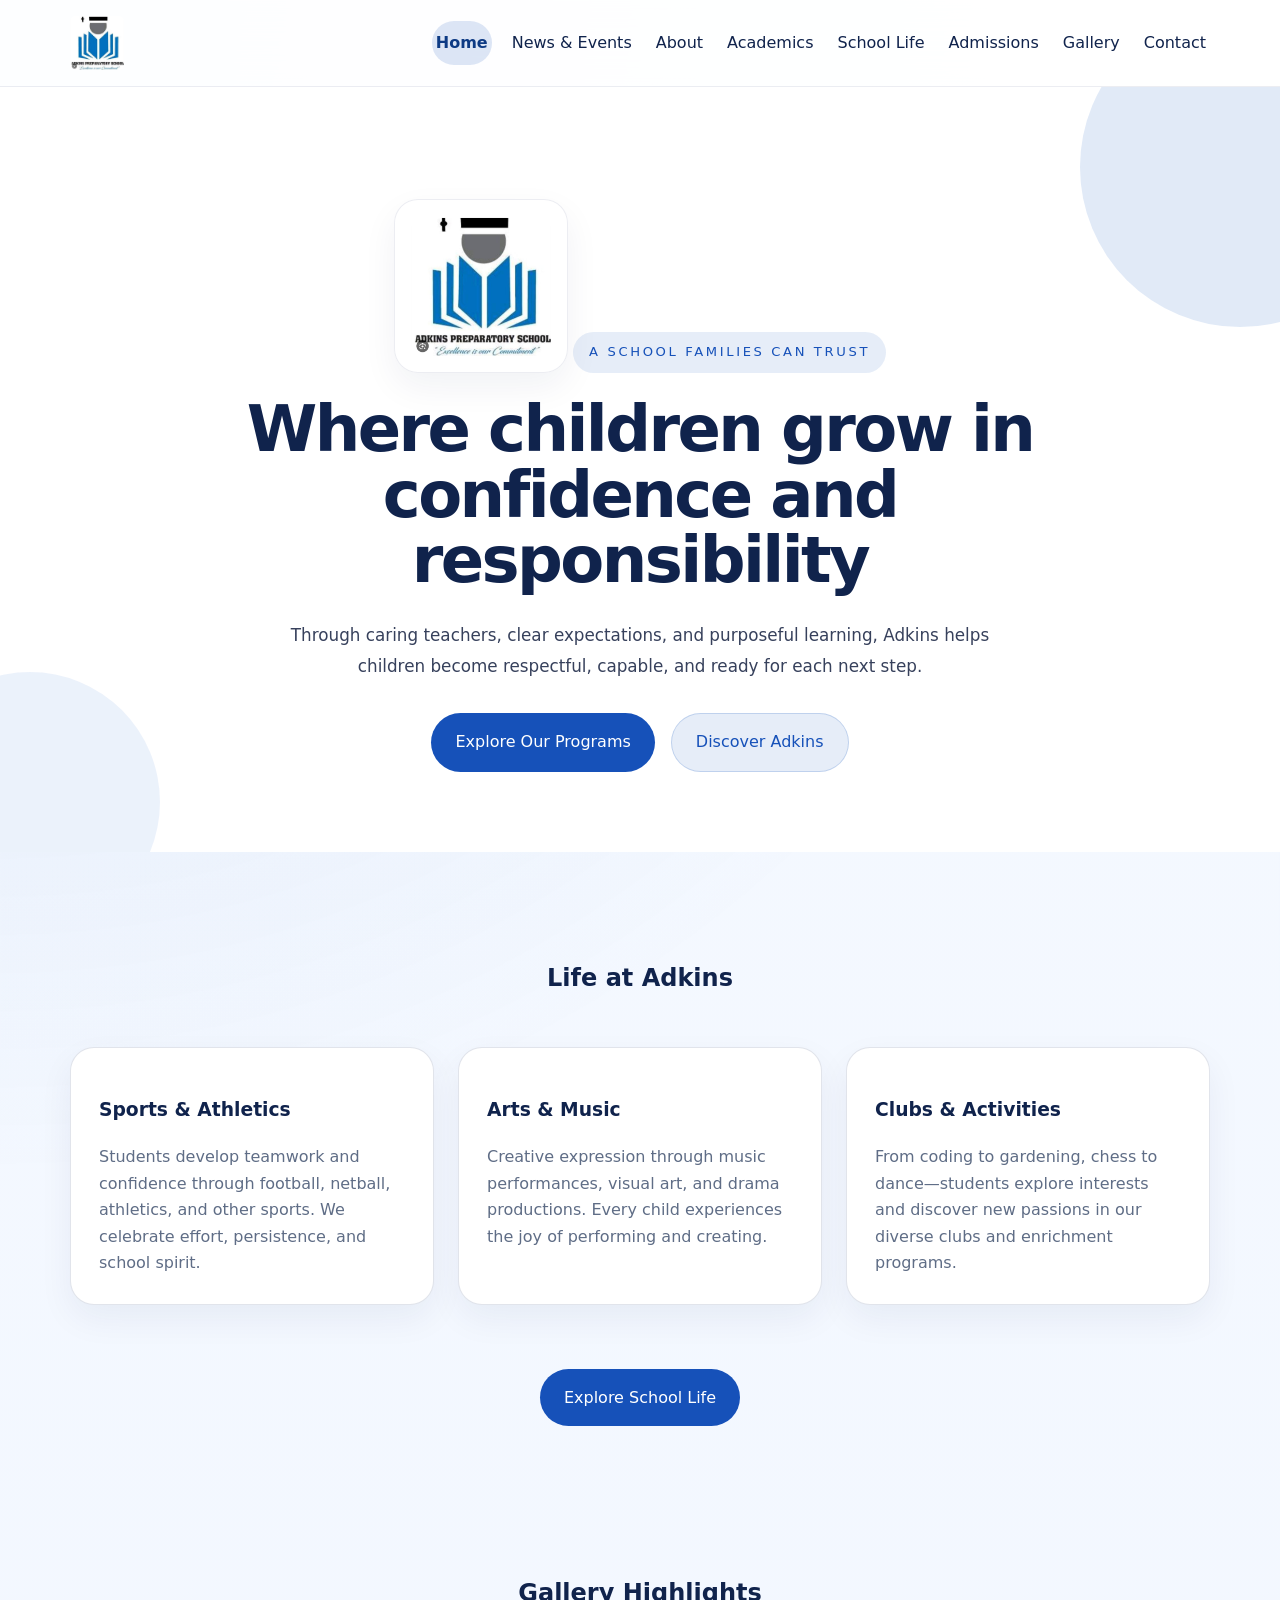
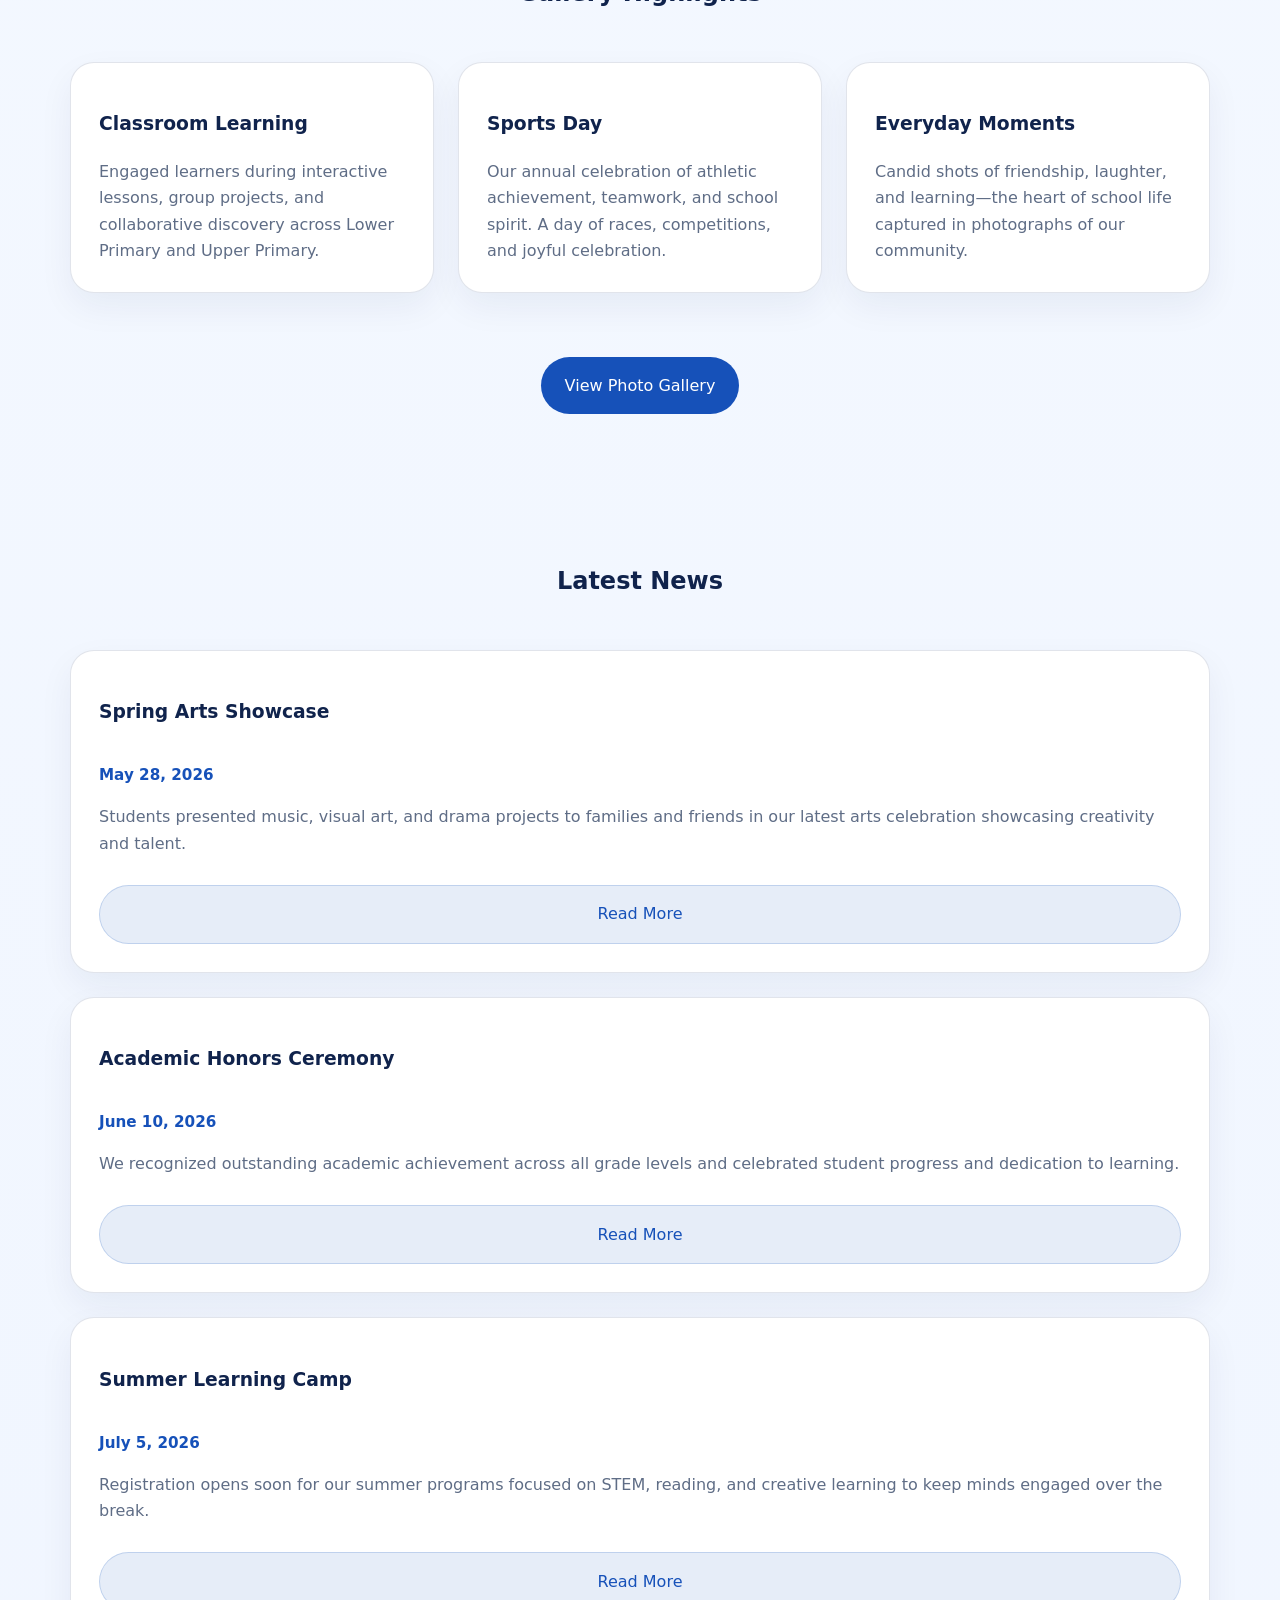
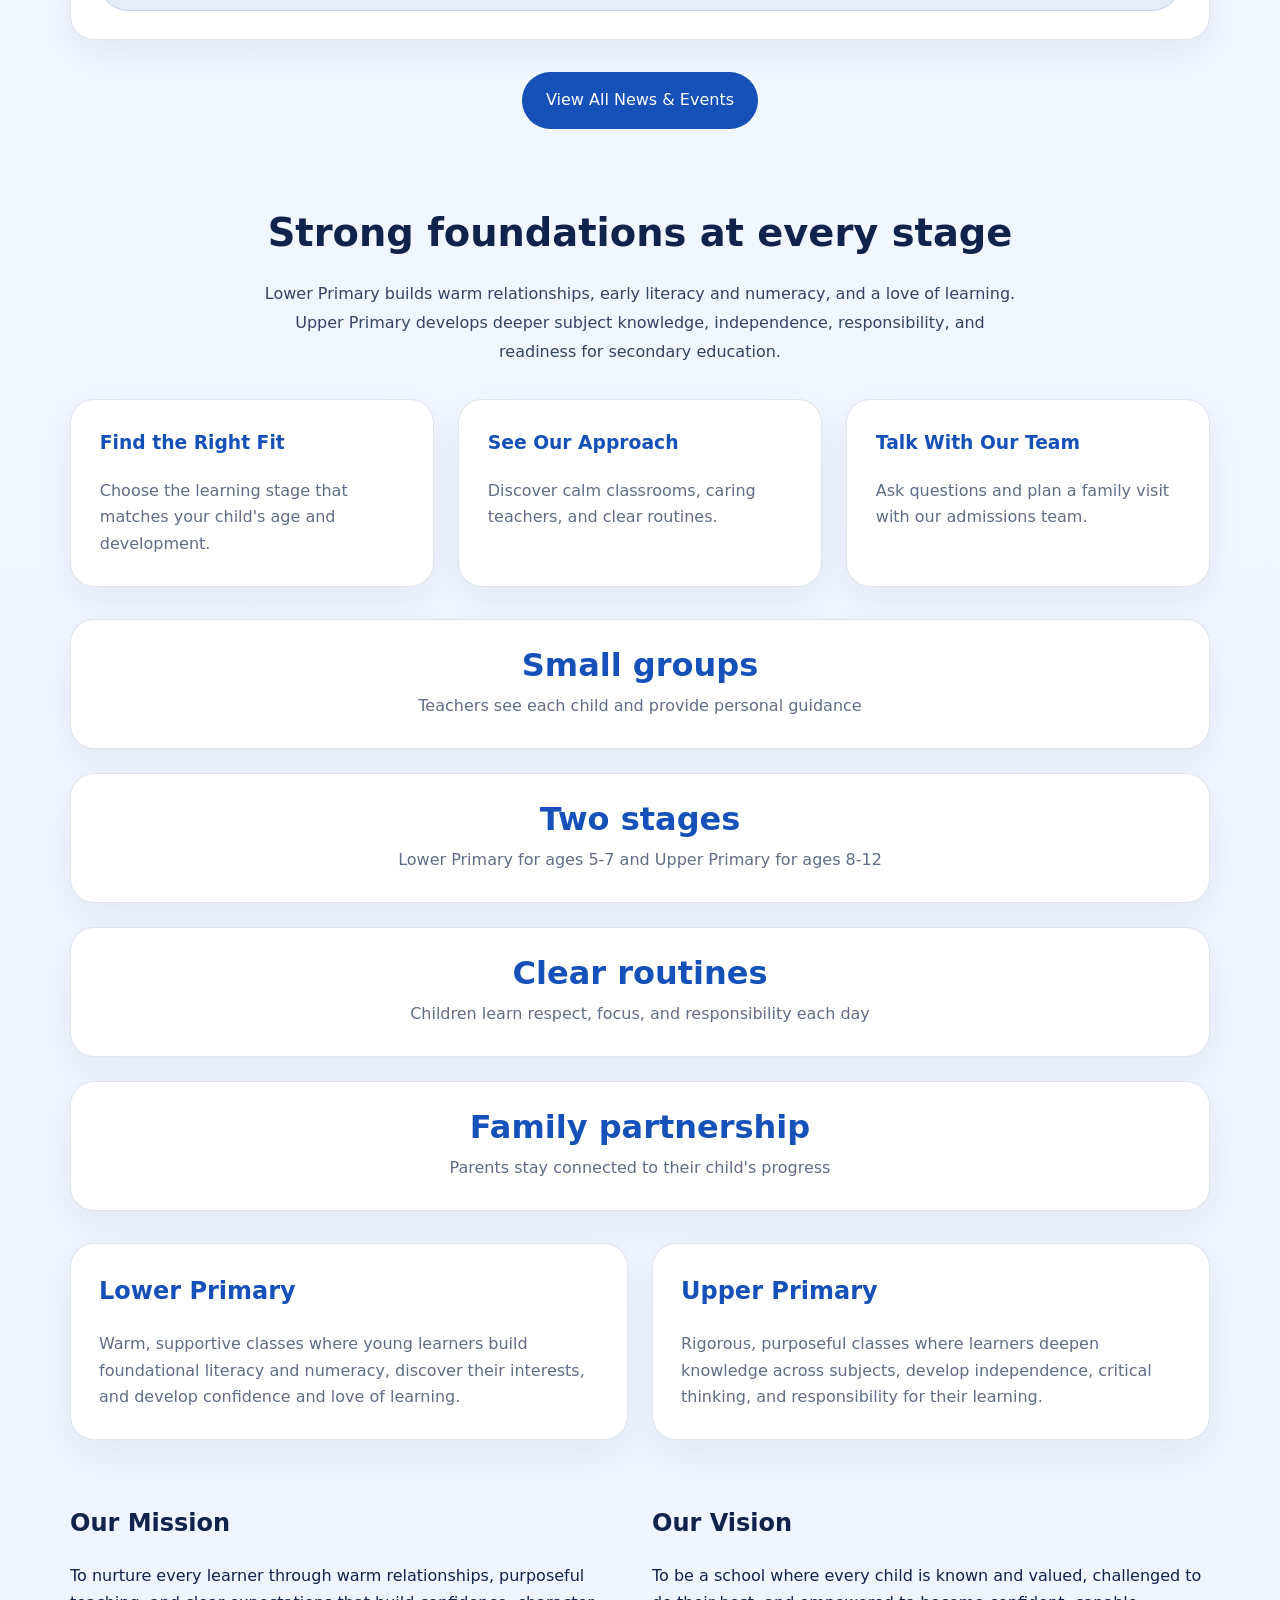
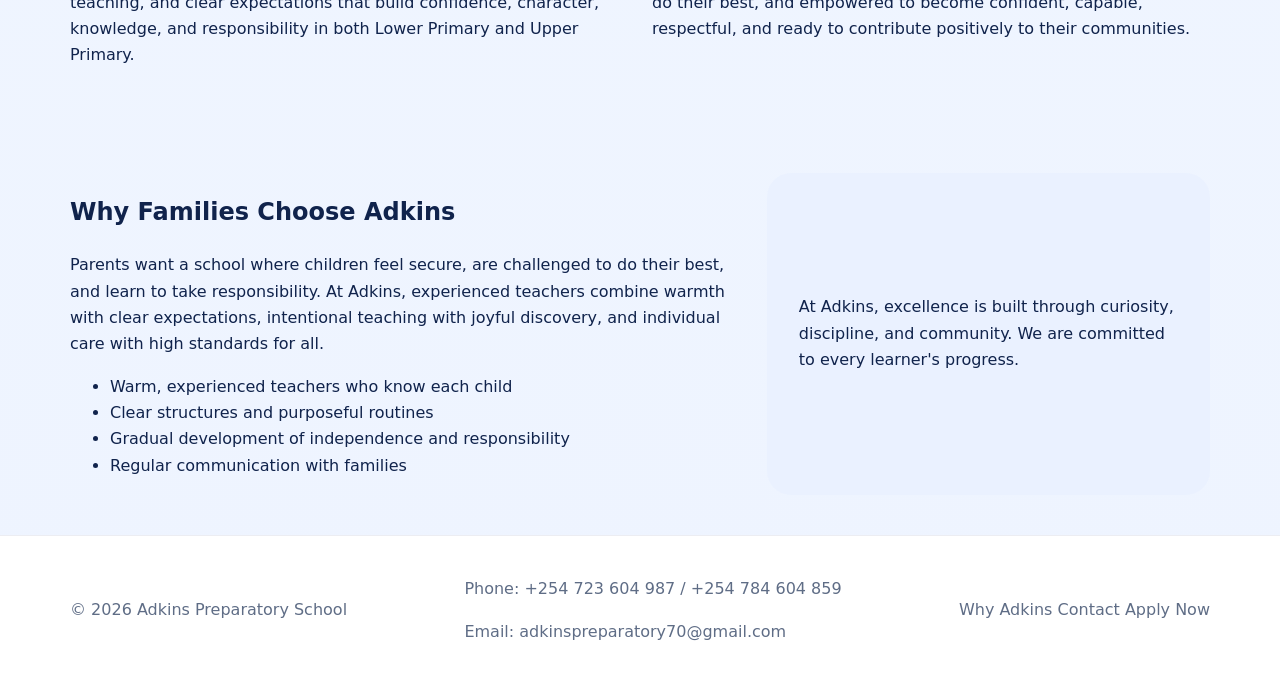
<file: index.html>
<!DOCTYPE html>
<html lang="en">
<head>
  <meta charset="UTF-8" />
  <meta name="viewport" content="width=device-width, initial-scale=1.0" />
  <meta name="description" content="Adkins Preparatory School nurtures young learners through Lower Primary and Upper Primary programs." />
  <!-- Favicons & PWA -->
  <link rel="icon" href="images/logo_adkins-preparatory-school_20260522135716732.jpg" type="image/jpeg" />
  <link rel="apple-touch-icon" href="images/logo_adkins-preparatory-school_20260522135716732.jpg" />
  <link rel="manifest" href="manifest.json" />
  <meta name="theme-color" content="#1651b9" />
  <!-- Social / SEO -->
  <meta property="og:title" content="Adkins Preparatory School | Home" />
  <meta property="og:description" content="Adkins Preparatory School nurtures young learners through Lower Primary and Upper Primary programs." />
  <meta property="og:image" content="images/istockphoto-1222693588-612x612.jpg" />
  <meta property="og:type" content="website" />
  <meta name="twitter:card" content="summary_large_image" />
  <meta name="twitter:title" content="Adkins Preparatory School | Home" />
  <meta name="twitter:description" content="Adkins Preparatory School nurtures young learners through Lower Primary and Upper Primary programs." />
  <meta name="twitter:image" content="images/istockphoto-1222693588-612x612.jpg" />
  <title>Adkins Preparatory School | Home</title>
  <link rel="stylesheet" href="styles.css" />
</head>
<body data-page="home">
  <a class="skip-link" href="#main-content">Skip to main content</a>
  <header class="page-header">
    <div class="container header-inner">
      <a class="brand" href="index.html">
        <img src="images/logo_adkins-preparatory-school_20260522135716732.jpg" alt="Adkins Preparatory School logo" class="logo" />
      </a>
      <button class="nav-toggle" id="navToggle" aria-label="Toggle navigation" aria-expanded="false">☰</button>
      <nav class="site-nav" id="siteNav" aria-label="Primary navigation">
        <a href="index.html">Home</a>
        <a href="news-events.html">News & Events</a>
        <a href="about.html">About</a>
        <a href="academics.html">Academics</a>
        <a href="school-life.html">School Life</a>
        <a href="admission.html">Admissions</a>
        <a href="gallery.html">Gallery</a>
        <a href="contact.html">Contact</a>
      </nav>
    </div>
  </header>

  <main id="main-content">
    <section class="hero">
      <div class="container hero-content">
        <div class="hero-logo">
          <img src="images/logo_adkins-preparatory-school_20260522135716732.jpg" alt="Adkins Preparatory School logo" />
        </div>
        <p class="eyebrow" data-cms="hero.eyebrow">Adkins Preparatory School</p>
        <h1 data-cms="hero.heading">Excellence is our commitment.</h1>
        <p class="hero-copy" data-cms="hero.description">From first discoveries to Upper Primary learning, children grow with care, purpose, and excitement at Adkins Preparatory.</p>
        <div class="hero-actions">
          <a class="button" href="admission.html" data-cms="hero.primaryCta" data-cms-url="hero.primaryCtaUrl">Join the Family</a>
          <a class="button button-alt" href="about.html" data-cms="hero.secondaryCta" data-cms-url="hero.secondaryCtaUrl">Learn More</a>
        </div>
      </div>
    </section>

    <section class="feature-section container">
      <h2 style="text-align: center; margin-bottom: 3rem;">Life at Adkins</h2>
      <div class="features">
        <article>
          <h3>Sports & Athletics</h3>
          <p>Students develop teamwork and confidence through football, netball, athletics, and other sports. We celebrate effort, persistence, and school spirit.</p>
        </article>
        <article>
          <h3>Arts & Music</h3>
          <p>Creative expression through music performances, visual art, and drama productions. Every child experiences the joy of performing and creating.</p>
        </article>
        <article>
          <h3>Clubs & Activities</h3>
          <p>From coding to gardening, chess to dance—students explore interests and discover new passions in our diverse clubs and enrichment programs.</p>
        </article>
      </div>
      <div style="text-align: center; margin-top: 2rem;">
        <a class="button" href="school-life.html">Explore School Life</a>
      </div>
    </section>

    <section class="feature-section container">
      <h2 style="text-align: center; margin-bottom: 3rem;">Gallery Highlights</h2>
      <div class="features">
        <article>
          <h3>Classroom Learning</h3>
          <p>Engaged learners during interactive lessons, group projects, and collaborative discovery across Lower Primary and Upper Primary.</p>
        </article>
        <article>
          <h3>Sports Day</h3>
          <p>Our annual celebration of athletic achievement, teamwork, and school spirit. A day of races, competitions, and joyful celebration.</p>
        </article>
        <article>
          <h3>Everyday Moments</h3>
          <p>Candid shots of friendship, laughter, and learning—the heart of school life captured in photographs of our community.</p>
        </article>
      </div>
      <div style="text-align: center; margin-top: 2rem;">
        <a class="button" href="gallery.html">View Photo Gallery</a>
      </div>
    </section>

    <section class="feature-section container">
      <h2 style="text-align: center; margin-bottom: 3rem;">Latest News</h2>
      <div class="news-grid">
        <article>
          <h3>Spring Arts Showcase</h3>
          <div class="news-date">May 28, 2026</div>
          <p>Students presented music, visual art, and drama projects to families and friends in our latest arts celebration showcasing creativity and talent.</p>
          <a href="news-events.html" class="button button-alt">Read More</a>
        </article>
        <article>
          <h3>Academic Honors Ceremony</h3>
          <div class="news-date">June 10, 2026</div>
          <p>We recognized outstanding academic achievement across all grade levels and celebrated student progress and dedication to learning.</p>
          <a href="news-events.html" class="button button-alt">Read More</a>
        </article>
        <article>
          <h3>Summer Learning Camp</h3>
          <div class="news-date">July 5, 2026</div>
          <p>Registration opens soon for our summer programs focused on STEM, reading, and creative learning to keep minds engaged over the break.</p>
          <a href="news-events.html" class="button button-alt">Read More</a>
        </article>
      </div>
      <div style="text-align: center; margin-top: 2rem;">
        <a class="button" href="news-events.html">View All News & Events</a>
      </div>
    </section>

    <section class="page-intro container">
      <div class="intro-copy">
        <h2 data-cms="intro.heading">Transformative learning starts here</h2>
        <p data-cms="intro.text">Adkins Preparatory blends rigorous academics with character development, empowering students to grow with confidence, curiosity, and kindness.</p>
      </div>
    </section>

    <section class="cta-grid container">
      <article class="cta-card">
        <h3>Find the Right Fit</h3>
        <p>Choose the learning stage that matches your child's age and development.</p>
      </article>
      <article class="cta-card">
        <h3>See Our Approach</h3>
        <p>Discover calm classrooms, caring teachers, and clear routines.</p>
      </article>
      <article class="cta-card">
        <h3>Talk With Our Team</h3>
        <p>Ask questions and plan a family visit with our admissions team.</p>
      </article>
    </section>

    <section class="stats-grid container">
      <article class="stat-card">
        <strong>Small groups</strong>
        <p>Teachers see each child and provide personal guidance</p>
      </article>
      <article class="stat-card">
        <strong>Two stages</strong>
        <p>Lower Primary for ages 5-7 and Upper Primary for ages 8-12</p>
      </article>
      <article class="stat-card">
        <strong>Clear routines</strong>
        <p>Children learn respect, focus, and responsibility each day</p>
      </article>
      <article class="stat-card">
        <strong>Family partnership</strong>
        <p>Parents stay connected to their child's progress</p>
      </article>
    </section>

    <section class="features container">
      <article>
        <h2>Lower Primary</h2>
        <p>Warm, supportive classes where young learners build foundational literacy and numeracy, discover their interests, and develop confidence and love of learning.</p>
      </article>
      <article>
        <h2>Upper Primary</h2>
        <p>Rigorous, purposeful classes where learners deepen knowledge across subjects, develop independence, critical thinking, and responsibility for their learning.</p>
      </article>
    </section>

    <section class="info-grid container">
      <div>
        <h2>Our Mission</h2>
        <p>To nurture every learner through warm relationships, purposeful teaching, and clear expectations that build confidence, character, knowledge, and responsibility in both Lower Primary and Upper Primary.</p>
      </div>
      <div>
        <h2>Our Vision</h2>
        <p>To be a school where every child is known and valued, challenged to do their best, and empowered to become confident, capable, respectful, and ready to contribute positively to their communities.</p>
      </div>
    </section>

    <section class="spotlight">
      <div class="container spotlight-grid">
        <div>
          <h2>Why Families Choose Adkins</h2>
          <p>Parents want a school where children feel secure, are challenged to do their best, and learn to take responsibility. At Adkins, experienced teachers combine warmth with clear expectations, intentional teaching with joyful discovery, and individual care with high standards for all.</p>
          <ul>
            <li>Warm, experienced teachers who know each child</li>
            <li>Clear structures and purposeful routines</li>
            <li>Gradual development of independence and responsibility</li>
            <li>Regular communication with families</li>
          </ul>
        </div>
        <div class="spotlight-box">
          <p>At Adkins, excellence is built through curiosity, discipline, and community. We are committed to every learner's progress.</p>
        </div>
      </div>
    </section>

  </main>

  <footer class="site-footer">
    <div class="container footer-inner">
      <div class="footer-left">
        <p>© 2026 Adkins Preparatory School</p>
      </div>
      <div class="footer-contact">
        <p>Phone: <a id="footerPhone" data-cms="contact.phone">+254 723 604 987 / +254 784 604 859</a></p>
        <p>Email: <a id="footerEmail" data-cms="contact.email">adkinspreparatory70@gmail.com</a></p>
      </div>
      <nav>
        <a href="about.html">Why Adkins</a>
        <a href="contact.html">Contact</a>
        <a href="apply-now.html">Apply Now</a>
      </nav>
    </div>
  </footer>

  <script src="scripts.js"></script>
</body>
</html>
</file>
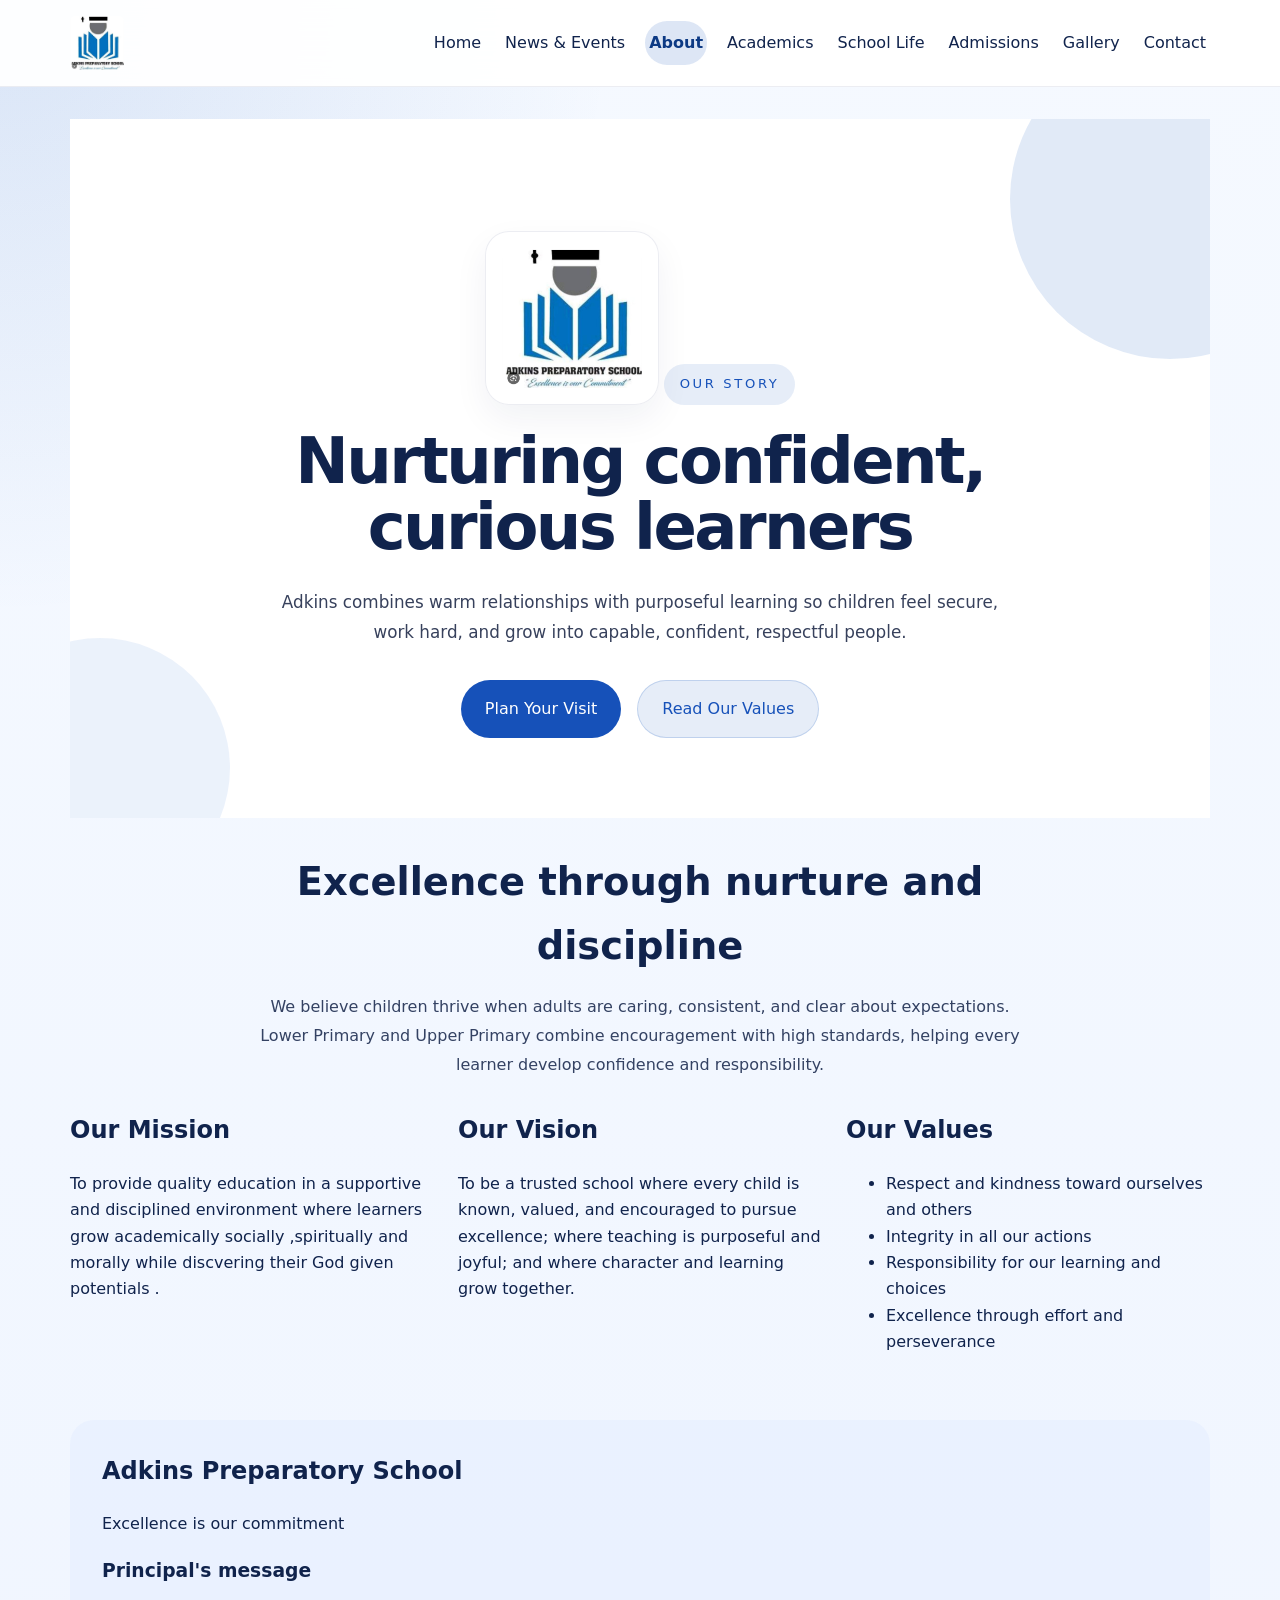
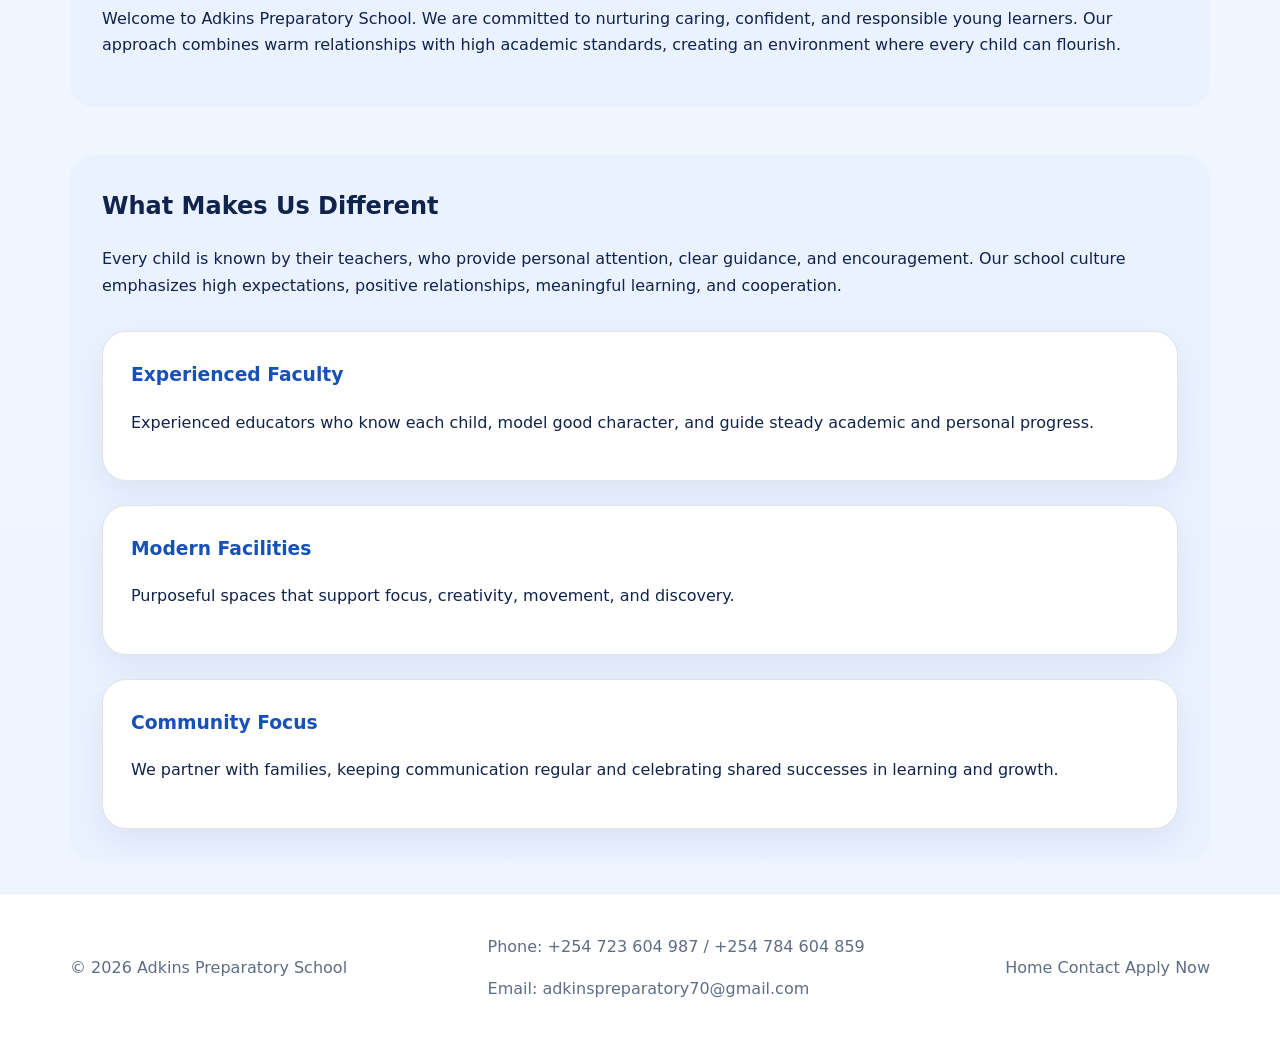
<file: about.html>
<!DOCTYPE html>
<html lang="en">
<head>
  <meta charset="UTF-8" />
  <meta name="viewport" content="width=device-width, initial-scale=1.0" />
  <meta name="description" content="Learn about Adkins Preparatory School’s mission, values, and modern approach to student success." />
  <!-- Favicons & PWA -->
  <link rel="icon" href="images/logo_adkins-preparatory-school_20260522135716732.jpg" type="image/jpeg" />
  <link rel="apple-touch-icon" href="images/logo_adkins-preparatory-school_20260522135716732.jpg" />
  <link rel="manifest" href="manifest.json" />
  <meta name="theme-color" content="#1651b9" />
  <!-- Social / SEO -->
  <meta property="og:title" content="About | Adkins Preparatory School" />
  <meta property="og:description" content="Learn about Adkins Preparatory School’s mission, values, and modern approach to student success." />
  <meta property="og:image" content="images/istockphoto-1423100536-612x612.jpg" />
  <meta property="og:type" content="website" />
  <meta name="twitter:card" content="summary_large_image" />
  <meta name="twitter:title" content="About | Adkins Preparatory School" />
  <meta name="twitter:description" content="Learn about Adkins Preparatory School’s mission, values, and modern approach to student success." />
  <meta name="twitter:image" content="images/istockphoto-1423100536-612x612.jpg" />
  <title>About | Adkins Preparatory School</title>
  <link rel="stylesheet" href="styles.css" />
</head>
<body data-page="about">
  <a class="skip-link" href="#main-content">Skip to main content</a>
  <header class="page-header">
    <div class="container header-inner">
      <a class="brand" href="index.html">
        <img src="images/logo_adkins-preparatory-school_20260522135716732.jpg" alt="Adkins Preparatory School logo" class="logo" />
      </a>
      <button class="nav-toggle" id="navToggle" aria-label="Toggle navigation" aria-expanded="false">☰</button>
      <nav class="site-nav" id="siteNav" aria-label="Primary navigation">
        <a href="index.html">Home</a>
        <a href="news-events.html">News & Events</a>
        <a href="about.html">About</a>
        <a href="academics.html">Academics</a>
        <a href="school-life.html">School Life</a>
        <a href="admission.html">Admissions</a>
        <a href="gallery.html">Gallery</a>
        <a href="contact.html">Contact</a>
      </nav>
    </div>
  </header>

  <main id="main-content" class="container page-content">
    <section class="hero">
      <div class="container hero-content">
        <div class="hero-logo">
          <img src="images/logo_adkins-preparatory-school_20260522135716732.jpg" alt="Adkins Preparatory School logo" />
        </div>
        <p class="eyebrow" data-cms="hero.eyebrow">Our story</p>
        <h1 data-cms="hero.heading">A school built on care and character</h1>
        <p class="hero-copy" data-cms="hero.description">Adkins combines nurturing relationships with disciplined learning so children feel secure, work hard, and grow into responsible young people.</p>
        <div class="hero-actions">
          <a class="button" href="contact.html" data-cms="hero.primaryCta" data-cms-url="hero.primaryCtaUrl">Visit Campus</a>
          <a class="button button-alt" href="about.html" data-cms="hero.secondaryCta" data-cms-url="hero.secondaryCtaUrl">Read Our Mission</a>
        </div>
      </div>
    </section>

    <section class="page-intro">
      <div class="intro-copy">
        <h2 data-cms="intro.heading">The Adkins promise</h2>
        <p data-cms="intro.text">We know that children thrive when adults are caring, consistent, and clear. Lower Primary and Upper Primary combine encouragement with high expectations and guidance that helps learners take responsibility.</p>
      </div>
    </section>

    <section class="info-grid">
      <div>
        <h2>Our Mission</h2>
        <p data-cms="mvv.mission">To provide quality education in a supportive  and disciplined environment where learners grow academically socially ,spiritually and morally while discvering their God given potentials .</p>
      </div>
      <div>
        <h2>Our Vision</h2>
        <p data-cms="mvv.vision">To be a leading preparatory school  that nutures  disciplined ,confident and confirmed academically excellent learners guided by strong moral values and faith in God and prepared for life long sucess. </p>
      </div>
      <div>
        <h2>Our Values</h2>
        <ul>
          <li data-cms="mvv.values.0">Respect and kindness toward ourselves and others</li>
          <li data-cms="mvv.values.1">Integrity in all our actions</li>
          <li data-cms="mvv.values.2">Responsibility for our learning and choices</li>
          <li data-cms="mvv.values.3">Excellence through effort and perseverance</li>
        </ul>
      </div>
    </section>

    <section class="feature-section blue-block">
      <h2 data-cms="schoolName">Adkins Preparatory School</h2>
      <p data-cms="motto">Excellence is our commitment</p>
      <h3>Principal's message</h3>
      <p data-cms="principalMessage">Welcome to Adkins Preparatory School. We are committed to nurturing caring, confident, and responsible young learners.</p>
    </section>

    <section class="feature-section blue-block">
      <h2>What Makes Us Different</h2>
        <p>Every child is known by their teachers, who provide personal attention, clear guidance, and encouragement. Our school culture emphasizes high expectations, positive relationships, meaningful learning, and cooperation.</p>
      <div class="feature-cards">
        <article>
          <h3>Experienced Faculty</h3>
          <p>Experienced educators who know each child, model good character, and guide steady academic and personal progress.</p>
        </article>
        <article>
          <h3>Modern Facilities</h3>
          <p>Purposeful spaces that support focus, creativity, movement, and discovery.</p>
        </article>
        <article>
          <h3>Community Focus</h3>
          <p>We partner with families, keeping communication regular and celebrating shared successes in learning and growth.</p>
        </article>
      </div>
    </section>
  </main>

  <footer class="site-footer">
    <div class="container footer-inner">
      <div class="footer-left">
        <p>© 2026 Adkins Preparatory School</p>
      </div>
      <div class="footer-contact">
        <p>Phone: <a id="footerPhone" data-cms="contact.phone">+254 723 604 987 / +254 784 604 859</a></p>
        <p>Email: <a id="footerEmail" data-cms="contact.email">adkinspreparatory70@gmail.com</a></p>
      </div>
      <nav>
        <a href="index.html">Home</a>
        <a href="contact.html">Contact</a>
        <a href="apply-now.html">Apply Now</a>
      </nav>
    </div>
  </footer>

  <script src="scripts.js"></script>
</body>
</html>
</file>
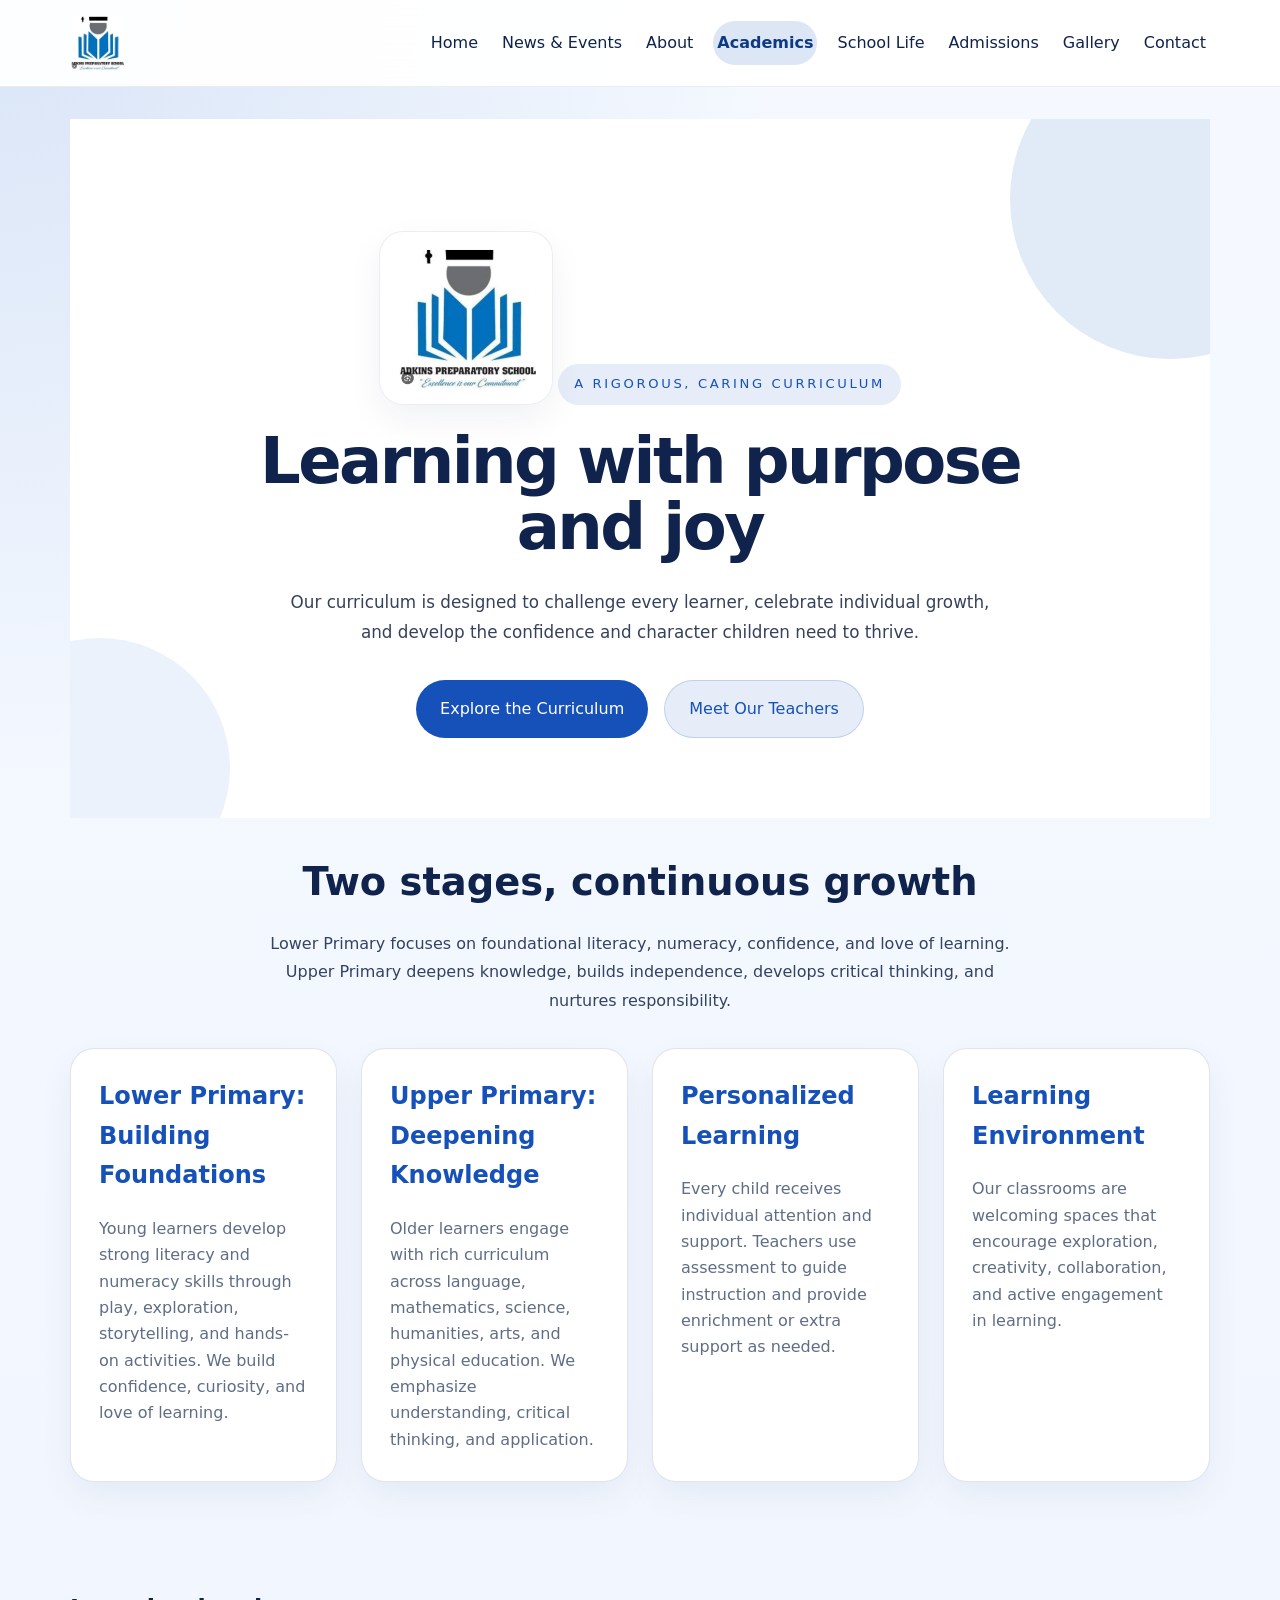
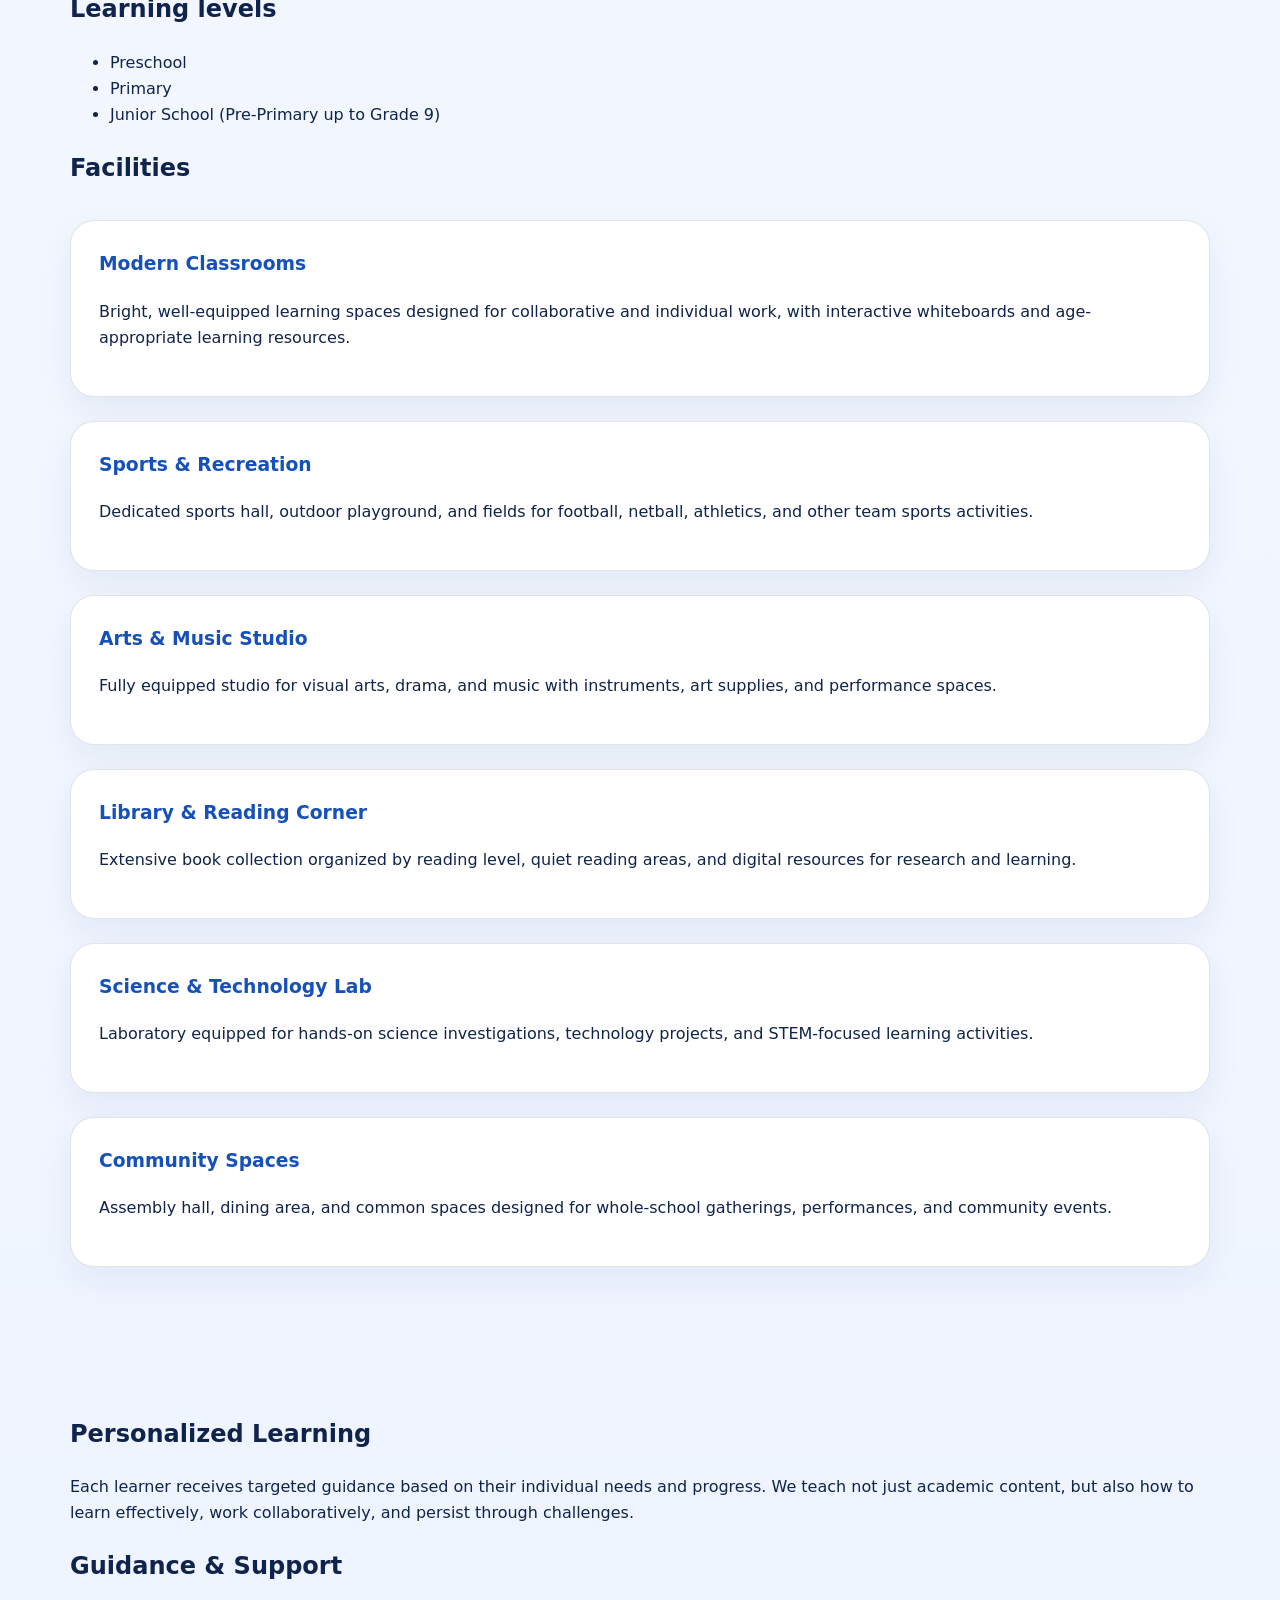
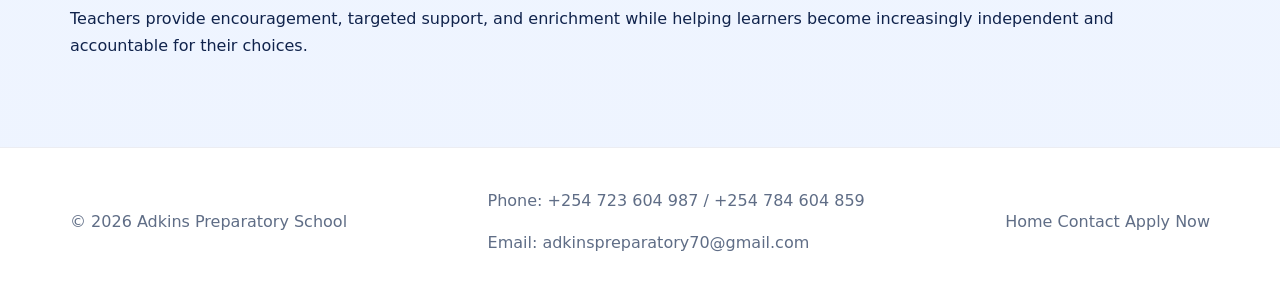
<file: academics.html>
<!DOCTYPE html>
<html lang="en">
<head>
  <meta charset="UTF-8" />
  <meta name="viewport" content="width=device-width, initial-scale=1.0" />
  <meta name="description" content="Discover Adkins Preparatory School's Lower Primary and Upper Primary academic programs." />
  <!-- Favicons & PWA -->
  <link rel="icon" href="images/logo_adkins-preparatory-school_20260522135716732.jpg" type="image/jpeg" />
  <link rel="apple-touch-icon" href="images/logo_adkins-preparatory-school_20260522135716732.jpg" />
  <link rel="manifest" href="manifest.json" />
  <meta name="theme-color" content="#1651b9" />
  <!-- Social / SEO -->
  <meta property="og:title" content="Academics | Adkins Preparatory School" />
  <meta property="og:description" content="Discover Adkins Preparatory School's Lower Primary and Upper Primary academic programs." />
  <meta property="og:image" content="images/istockphoto-1222693588-612x612.jpg" />
  <meta property="og:type" content="website" />
  <meta name="twitter:card" content="summary_large_image" />
  <meta name="twitter:title" content="Academics | Adkins Preparatory School" />
  <meta name="twitter:description" content="Discover Adkins Preparatory School's Lower Primary and Upper Primary academic programs." />
  <meta name="twitter:image" content="images/istockphoto-1222693588-612x612.jpg" />
  <title>Academics | Adkins Preparatory School</title>
  <link rel="stylesheet" href="styles.css" />
</head>
<body data-page="academics">
  <a class="skip-link" href="#main-content">Skip to main content</a>
  <header class="page-header">
    <div class="container header-inner">
      <a class="brand" href="index.html">
        <img src="images/logo_adkins-preparatory-school_20260522135716732.jpg" alt="Adkins Preparatory School logo" class="logo" />
      </a>
      <button class="nav-toggle" id="navToggle" aria-label="Toggle navigation" aria-expanded="false">☰</button>
      <nav class="site-nav" id="siteNav" aria-label="Primary navigation">
        <a href="index.html">Home</a>
        <a href="news-events.html">News & Events</a>
        <a href="about.html">About</a>
        <a href="academics.html">Academics</a>
        <a href="school-life.html">School Life</a>
        <a href="admission.html">Admissions</a>
        <a href="gallery.html">Gallery</a>
        <a href="contact.html">Contact</a>
      </nav>
    </div>
  </header>

  <main id="main-content" class="container page-content">
    <section class="hero">
      <div class="container hero-content">
        <div class="hero-logo">
          <img src="images/logo_adkins-preparatory-school_20260522135716732.jpg" alt="Adkins Preparatory School logo" />
        </div>
        <p class="eyebrow" data-cms="hero.eyebrow">Academic excellence</p>
        <h1 data-cms="hero.heading">Learning with purpose and discipline</h1>
        <p class="hero-copy" data-cms="hero.description">Our two learning stages give children a strong foundation, clear expectations, and the support to become focused, capable, and responsible learners.</p>
        <div class="hero-actions">
          <a class="button" href="contact.html" data-cms="hero.primaryCta" data-cms-url="hero.primaryCtaUrl">Explore Courses</a>
          <a class="button button-alt" href="about.html" data-cms="hero.secondaryCta" data-cms-url="hero.secondaryCtaUrl">Meet the Faculty</a>
        </div>
      </div>
    </section>

    <section class="page-intro">
      <div class="intro-copy">
        <h2 data-cms="intro.heading">Progress children can feel</h2>
        <p data-cms="intro.text">Lower Primary builds early language, number sense, confidence, and curiosity. Upper Primary develops deeper knowledge, strong study habits, creative thinking, and responsibility.</p>
      </div>
    </section>

    <section class="program-grid">
      <article>
        <h2>Lower Primary: Building Foundations</h2>
        <p>Young learners develop strong literacy and numeracy skills through play, exploration, storytelling, and hands-on activities. We build confidence, curiosity, and love of learning.</p>
      </article>
      <article>
        <h2>Upper Primary: Deepening Knowledge</h2>
        <p>Older learners engage with rich curriculum across language, mathematics, science, humanities, arts, and physical education. We emphasize understanding, critical thinking, and application.</p>
      </article>
      <article>
        <h2>Personalized Learning</h2>
        <p>Every child receives individual attention and support. Teachers use assessment to guide instruction and provide enrichment or extra support as needed.</p>
      </article>
      <article>
        <h2>Learning Environment</h2>
        <p>Our classrooms are welcoming spaces that encourage exploration, creativity, collaboration, and active engagement in learning.</p>
      </article>
    </section>

    <section class="feature-section">
      <h2>Learning levels</h2>
      <ul id="learningLevelsList">
        <li>Preschool</li>
        <li>Primary</li>
        <li>Junior School (Pre-Primary up to Grade 9)</li>
      </ul>
      <h2>Facilities</h2>
      <div class="feature-cards" id="facilitiesList">
        <article>
          <h3>Facilities information</h3>
          <p>School facilities information is currently unavailable.</p>
        </article>
      </div>
    </section>

    <section class="feature-section">
      <div>
        <h2>Personalized Learning</h2>
        <p>Each learner receives targeted guidance based on their individual needs and progress. We teach not just academic content, but also how to learn effectively, work collaboratively, and persist through challenges.</p>
      </div>
      <div>
        <h2>Guidance & Support</h2>
        <p>Teachers provide encouragement, targeted support, and enrichment while helping learners become increasingly independent and accountable for their choices.</p>
      </div>
    </section>
  </main>

  <footer class="site-footer">
    <div class="container footer-inner">
      <div class="footer-left">
        <p>© 2026 Adkins Preparatory School</p>
      </div>
      <div class="footer-contact">
        <p>Phone: <a id="footerPhone" data-cms="contact.phone">+254 723 604 987 / +254 784 604 859</a></p>
        <p>Email: <a id="footerEmail" data-cms="contact.email">adkinspreparatory70@gmail.com</a></p>
      </div>
      <nav>
        <a href="index.html">Home</a>
        <a href="contact.html">Contact</a>
        <a href="apply-now.html">Apply Now</a>
      </nav>
    </div>
  </footer>

  <script src="scripts.js"></script>
</body>
</html>
</file>
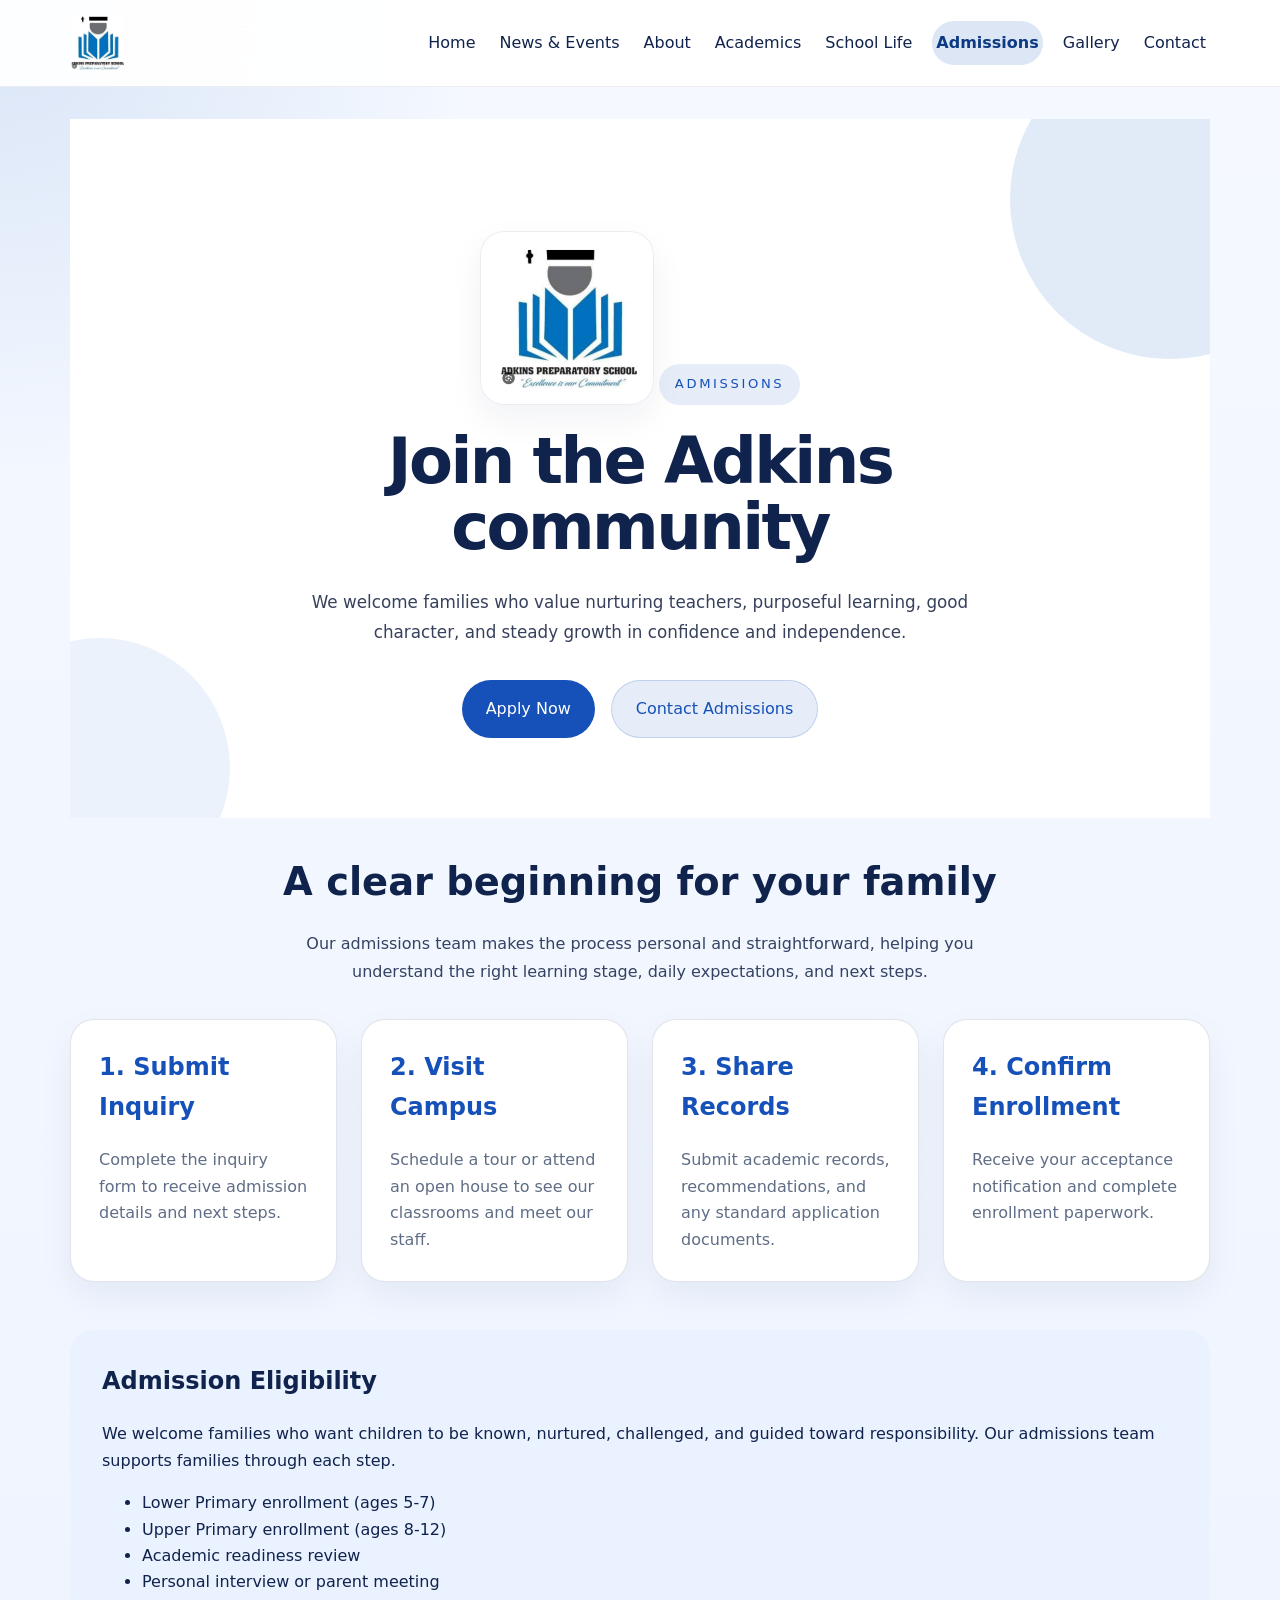
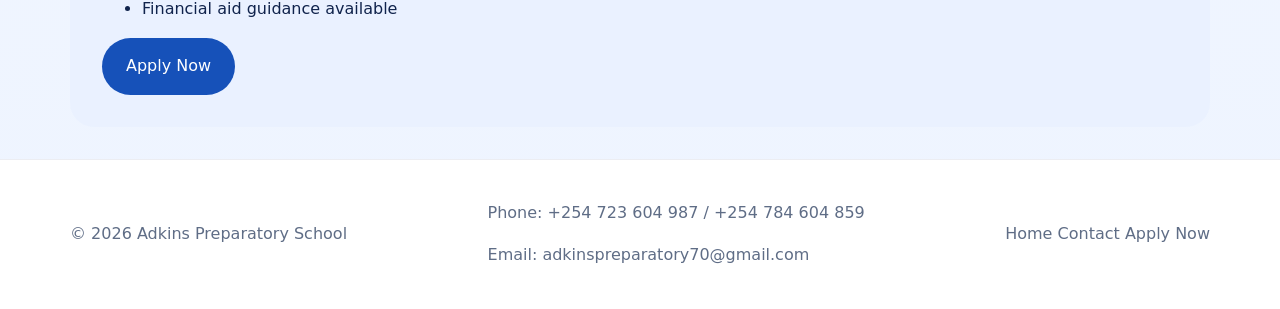
<file: admission.html>
<!DOCTYPE html>
<html lang="en">
<head>
  <meta charset="UTF-8" />
  <meta name="viewport" content="width=device-width, initial-scale=1.0" />
  <meta name="description" content="Find out how to apply to Adkins Preparatory School and learn about our admission process and student support." />
  <!-- Favicons & PWA -->
  <link rel="icon" href="images/logo_adkins-preparatory-school_20260522135716732.jpg" type="image/jpeg" />
  <link rel="apple-touch-icon" href="images/logo_adkins-preparatory-school_20260522135716732.jpg" />
  <link rel="manifest" href="manifest.json" />
  <meta name="theme-color" content="#1651b9" />
  <!-- Social / SEO -->
  <meta property="og:title" content="Admission | Adkins Preparatory School" />
  <meta property="og:description" content="Find out how to apply to Adkins Preparatory School and learn about our admission process and student support." />
  <meta property="og:image" content="images/istockphoto-1423100536-612x612.jpg" />
  <meta property="og:type" content="website" />
  <meta name="twitter:card" content="summary_large_image" />
  <meta name="twitter:title" content="Admission | Adkins Preparatory School" />
  <meta name="twitter:description" content="Find out how to apply to Adkins Preparatory School and learn about our admission process and student support." />
  <meta name="twitter:image" content="images/istockphoto-1423100536-612x612.jpg" />
  <title>Admission | Adkins Preparatory School</title>
  <link rel="stylesheet" href="styles.css" />
</head>
<body data-page="admission">
  <a class="skip-link" href="#main-content">Skip to main content</a>
  <header class="page-header">
    <div class="container header-inner">
      <a class="brand" href="index.html">
        <img src="images/logo_adkins-preparatory-school_20260522135716732.jpg" alt="Adkins Preparatory School logo" class="logo" />
      </a>
      <button class="nav-toggle" id="navToggle" aria-label="Toggle navigation" aria-expanded="false">☰</button>
      <nav class="site-nav" id="siteNav" aria-label="Primary navigation">
        <a href="index.html">Home</a>
        <a href="news-events.html">News & Events</a>
        <a href="about.html">About</a>
        <a href="academics.html">Academics</a>
        <a href="school-life.html">School Life</a>
        <a href="admission.html">Admissions</a>
        <a href="gallery.html">Gallery</a>
        <a href="contact.html">Contact</a>
      </nav>
    </div>
  </header>

  <main id="main-content" class="container page-content">
    <section class="hero">
      <div class="container hero-content">
        <div class="hero-logo">
          <img src="images/logo_adkins-preparatory-school_20260522135716732.jpg" alt="Adkins Preparatory School logo" />
        </div>
        <p class="eyebrow" data-cms="hero.eyebrow">Apply today</p>
        <h1 data-cms="hero.heading">Choose a school that helps children grow well</h1>
        <p class="hero-copy" data-cms="hero.description">We welcome families who value nurturing teachers, disciplined learning, good manners, and steady growth in confidence and responsibility.</p>
        <div class="hero-actions">
          <a class="button" href="apply-now.html" data-cms="hero.primaryCta" data-cms-url="hero.primaryCtaUrl">Apply Now</a>
          <a class="button button-alt" href="contact.html" data-cms="hero.secondaryCta" data-cms-url="hero.secondaryCtaUrl">Contact Admissions</a>
        </div>
      </div>
    </section>

    <section class="page-intro">
      <div class="intro-copy">
        <h2 data-cms="intro.heading">A clear beginning for your family</h2>
        <p data-cms="intro.text">Our admissions team makes the process personal and straightforward, helping you understand the right learning stage, daily expectations, and next steps.</p>
      </div>
    </section>

    <section class="admission-steps">
      <article>
        <h2>1. Submit Inquiry</h2>
        <p>Complete the inquiry form to receive admission details and next steps.</p>
      </article>
      <article>
        <h2>2. Visit Campus</h2>
        <p>Schedule a tour or attend an open house to see our classrooms and meet our staff.</p>
      </article>
      <article>
        <h2>3. Share Records</h2>
        <p>Submit academic records, recommendations, and any standard application documents.</p>
      </article>
      <article>
        <h2>4. Confirm Enrollment</h2>
        <p>Receive your acceptance notification and complete enrollment paperwork.</p>
      </article>
    </section>

    <section class="feature-section blue-block">
      <h2>Admission Eligibility</h2>
      <p>We welcome families who want children to be known, nurtured, challenged, and guided toward responsibility. Our admissions team supports families through each step.</p>
      <ul>
        <li>Lower Primary enrollment (ages 5-7)</li>
        <li>Upper Primary enrollment (ages 8-12)</li>
        <li>Academic readiness review</li>
        <li>Personal interview or parent meeting</li>
        <li>Financial aid guidance available</li>
      </ul>
      <a class="button" href="apply-now.html">Apply Now</a>
    </section>
  </main>

  <footer class="site-footer">
    <div class="container footer-inner">
      <div class="footer-left">
        <p>© 2026 Adkins Preparatory School</p>
      </div>
      <div class="footer-contact">
        <p>Phone: <a id="footerPhone" data-cms="contact.phone">+254 723 604 987 / +254 784 604 859</a></p>
        <p>Email: <a id="footerEmail" data-cms="contact.email">adkinspreparatory70@gmail.com</a></p>
      </div>
      <nav>
        <a href="index.html">Home</a>
        <a href="contact.html">Contact</a>
        <a href="apply-now.html">Apply Now</a>
      </nav>
    </div>
  </footer>

  <script src="scripts.js"></script>
</body>
</html>
</file>
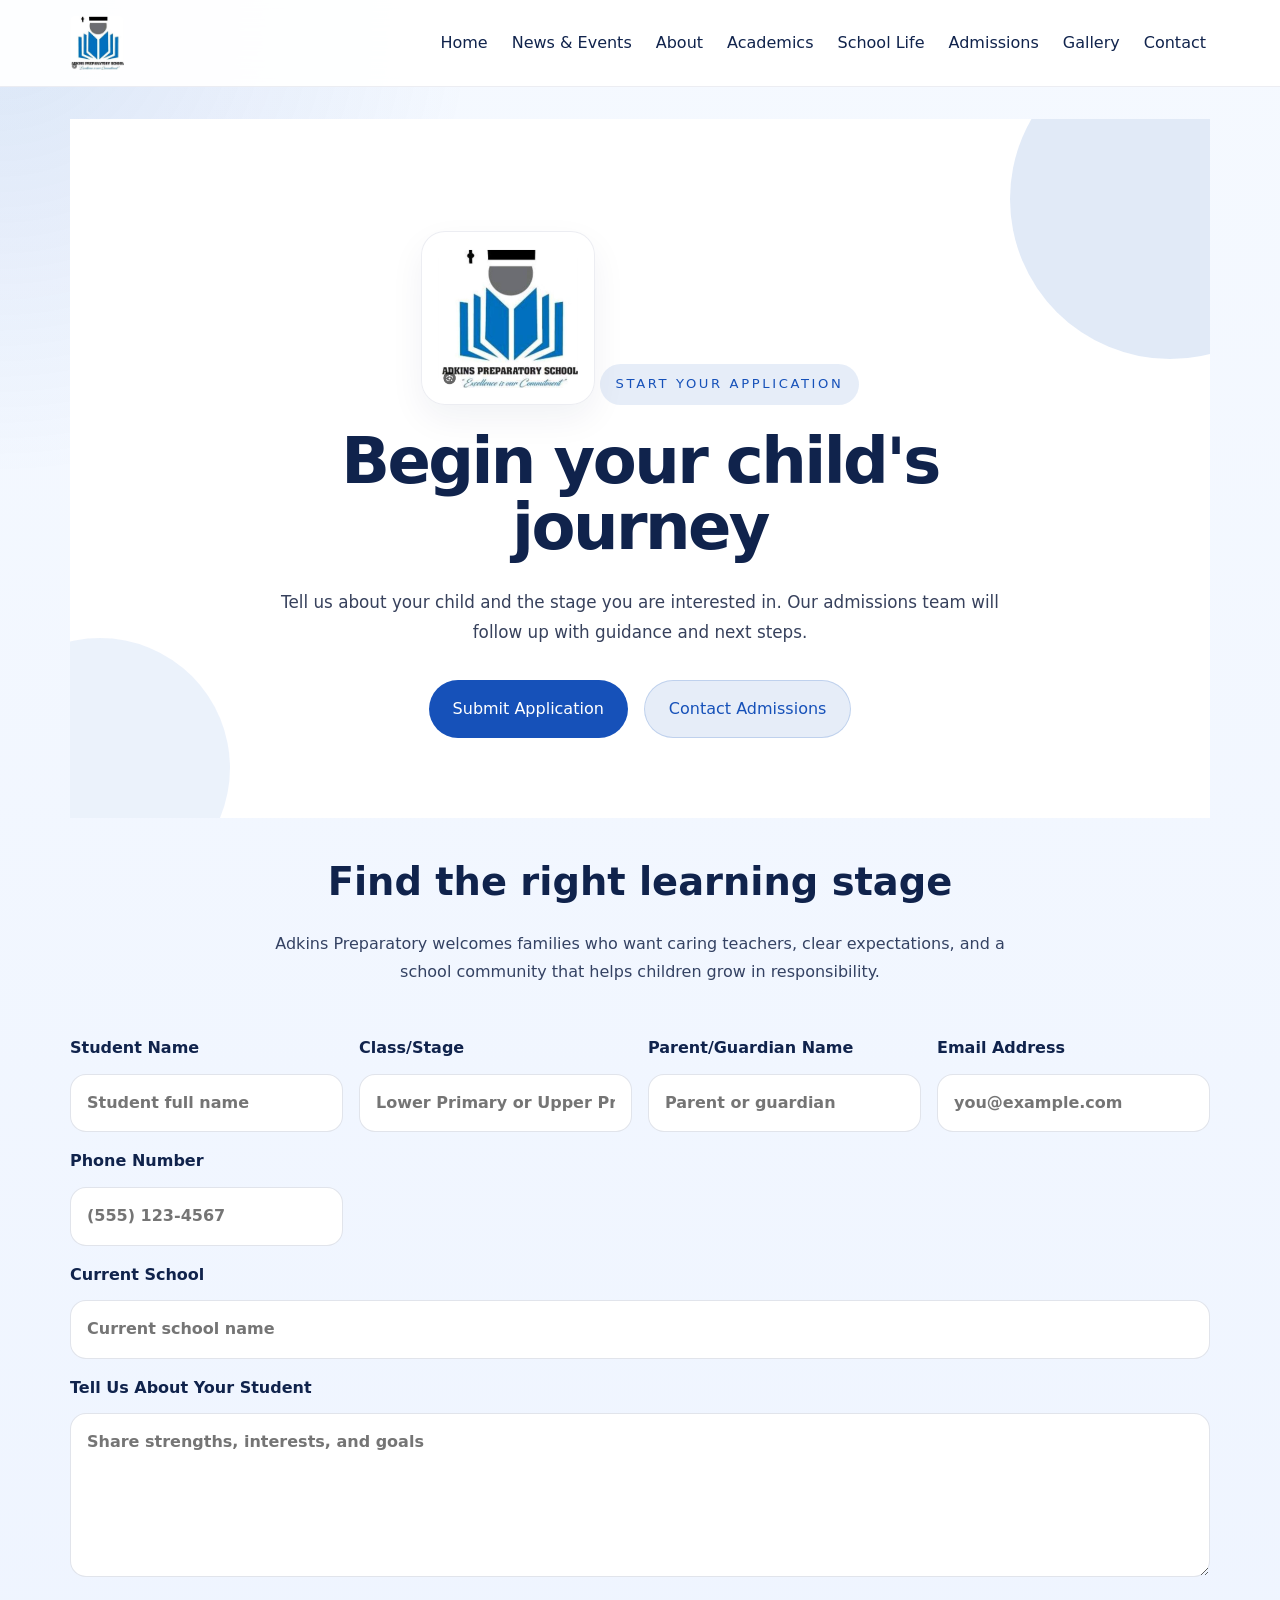
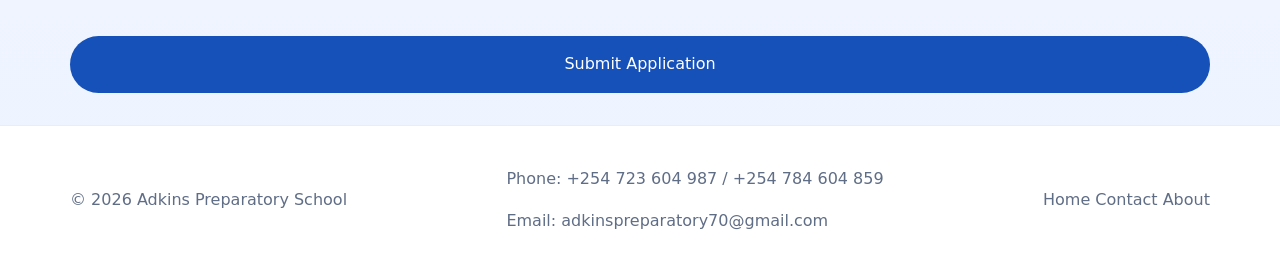
<file: apply-now.html>
<!DOCTYPE html>
<html lang="en">
<head>
  <meta charset="UTF-8" />
  <meta name="viewport" content="width=device-width, initial-scale=1.0" />
  <meta name="description" content="Apply now to Adkins Preparatory School and start your admission journey with our supportive team." />
  <!-- Favicons & PWA -->
  <link rel="icon" href="images/logo_adkins-preparatory-school_20260522135716732.jpg" type="image/jpeg" />
  <link rel="apple-touch-icon" href="images/logo_adkins-preparatory-school_20260522135716732.jpg" />
  <link rel="manifest" href="manifest.json" />
  <meta name="theme-color" content="#1651b9" />
  <!-- Social / SEO -->
  <meta property="og:title" content="Apply Now | Adkins Preparatory School" />
  <meta property="og:description" content="Apply now to Adkins Preparatory School and start your admission journey with our supportive team." />
  <meta property="og:image" content="images/istockphoto-1222693588-612x612.jpg" />
  <meta property="og:type" content="website" />
  <meta name="twitter:card" content="summary_large_image" />
  <meta name="twitter:title" content="Apply Now | Adkins Preparatory School" />
  <meta name="twitter:description" content="Apply now to Adkins Preparatory School and start your admission journey with our supportive team." />
  <meta name="twitter:image" content="images/istockphoto-1222693588-612x612.jpg" />
  <title>Apply Now | Adkins Preparatory School</title>
  <link rel="stylesheet" href="styles.css" />
</head>
<body data-page="apply-now">
  <a class="skip-link" href="#main-content">Skip to main content</a>
  <header class="page-header">
    <div class="container header-inner">
      <a class="brand" href="index.html">
        <img src="images/logo_adkins-preparatory-school_20260522135716732.jpg" alt="Adkins Preparatory School logo" class="logo" />
      </a>
      <button class="nav-toggle" id="navToggle" aria-label="Toggle navigation" aria-expanded="false">☰</button>
      <nav class="site-nav" id="siteNav" aria-label="Primary navigation">
        <a href="index.html">Home</a>
        <a href="news-events.html">News & Events</a>
        <a href="about.html">About</a>
        <a href="academics.html">Academics</a>
        <a href="school-life.html">School Life</a>
        <a href="admission.html">Admissions</a>
        <a href="gallery.html">Gallery</a>
        <a href="contact.html">Contact</a>
      </nav>
    </div>
  </header>

  <main id="main-content" class="container page-content">
    <section class="hero">
      <div class="container hero-content">
        <div class="hero-logo">
          <img src="images/logo_adkins-preparatory-school_20260522135716732.jpg" alt="Adkins Preparatory School logo" />
        </div>
        <p class="eyebrow" data-cms="hero.eyebrow">Start your journey</p>
        <h1 data-cms="hero.heading">Apply Now</h1>
        <p class="hero-copy" data-cms="hero.description">Take the next step toward joining Adkins Preparatory School. Complete the application details below and our team will follow up with guidance.</p>
        <div class="hero-actions">
          <a class="button" href="apply-now.html" data-cms="hero.primaryCta" data-cms-url="hero.primaryCtaUrl">Submit Application</a>
          <a class="button button-alt" href="contact.html" data-cms="hero.secondaryCta" data-cms-url="hero.secondaryCtaUrl">Contact Admissions</a>
        </div>
      </div>
    </section>

    <section class="page-intro">
      <div class="intro-copy">
        <h2 data-cms="intro.heading">Ready to join our school community</h2>
        <p data-cms="intro.text">Adkins Preparatory welcomes families looking for nurturing Lower Primary classrooms or a purposeful Upper Primary learning community.</p>
      </div>
    </section>

    <section class="application-form">
      <form name="application" method="POST" data-netlify="true" netlify-honeypot="bot-field">
        <input type="hidden" name="form-name" value="application" />
        <p class="hidden" aria-hidden="true"><label>Don’t fill this out if you’re human:<input name="bot-field" tabindex="-1" /></label></p>
        <div class="form-grid">
          <label>Student Name<input type="text" name="student-name" placeholder="Student full name" required /></label>
          <label>Class/Stage<input type="text" name="grade" placeholder="Lower Primary or Upper Primary" required /></label>
          <label>Parent/Guardian Name<input type="text" name="parent-name" placeholder="Parent or guardian" required /></label>
          <label>Email Address<input type="email" name="email" placeholder="you@example.com" required /></label>
          <label>Phone Number<input type="tel" name="phone" placeholder="(555) 123-4567" required /></label>
        </div>
        <label>Current School<input type="text" name="current-school" placeholder="Current school name" /></label>
        <label>Tell Us About Your Student<textarea name="student-details" rows="5" placeholder="Share strengths, interests, and goals"></textarea></label>
        <p class="form-status" id="applicationFormStatus" role="status" aria-live="polite"></p>
        <button class="button" type="submit">Submit Application</button>
      </form>
    </section>
  </main>

  <footer class="site-footer">
    <div class="container footer-inner">
      <div class="footer-left">
        <p>© 2026 Adkins Preparatory School</p>
      </div>
      <div class="footer-contact">
        <p>Phone: <a id="footerPhone" data-cms="contact.phone">+254 723 604 987 / +254 784 604 859</a></p>
        <p>Email: <a id="footerEmail" data-cms="contact.email">adkinspreparatory70@gmail.com</a></p>
      </div>
      <nav>
        <a href="index.html">Home</a>
        <a href="contact.html">Contact</a>
        <a href="about.html">About</a>
      </nav>
    </div>
  </footer>

  <script src="scripts.js"></script>
</body>
</html>
</file>
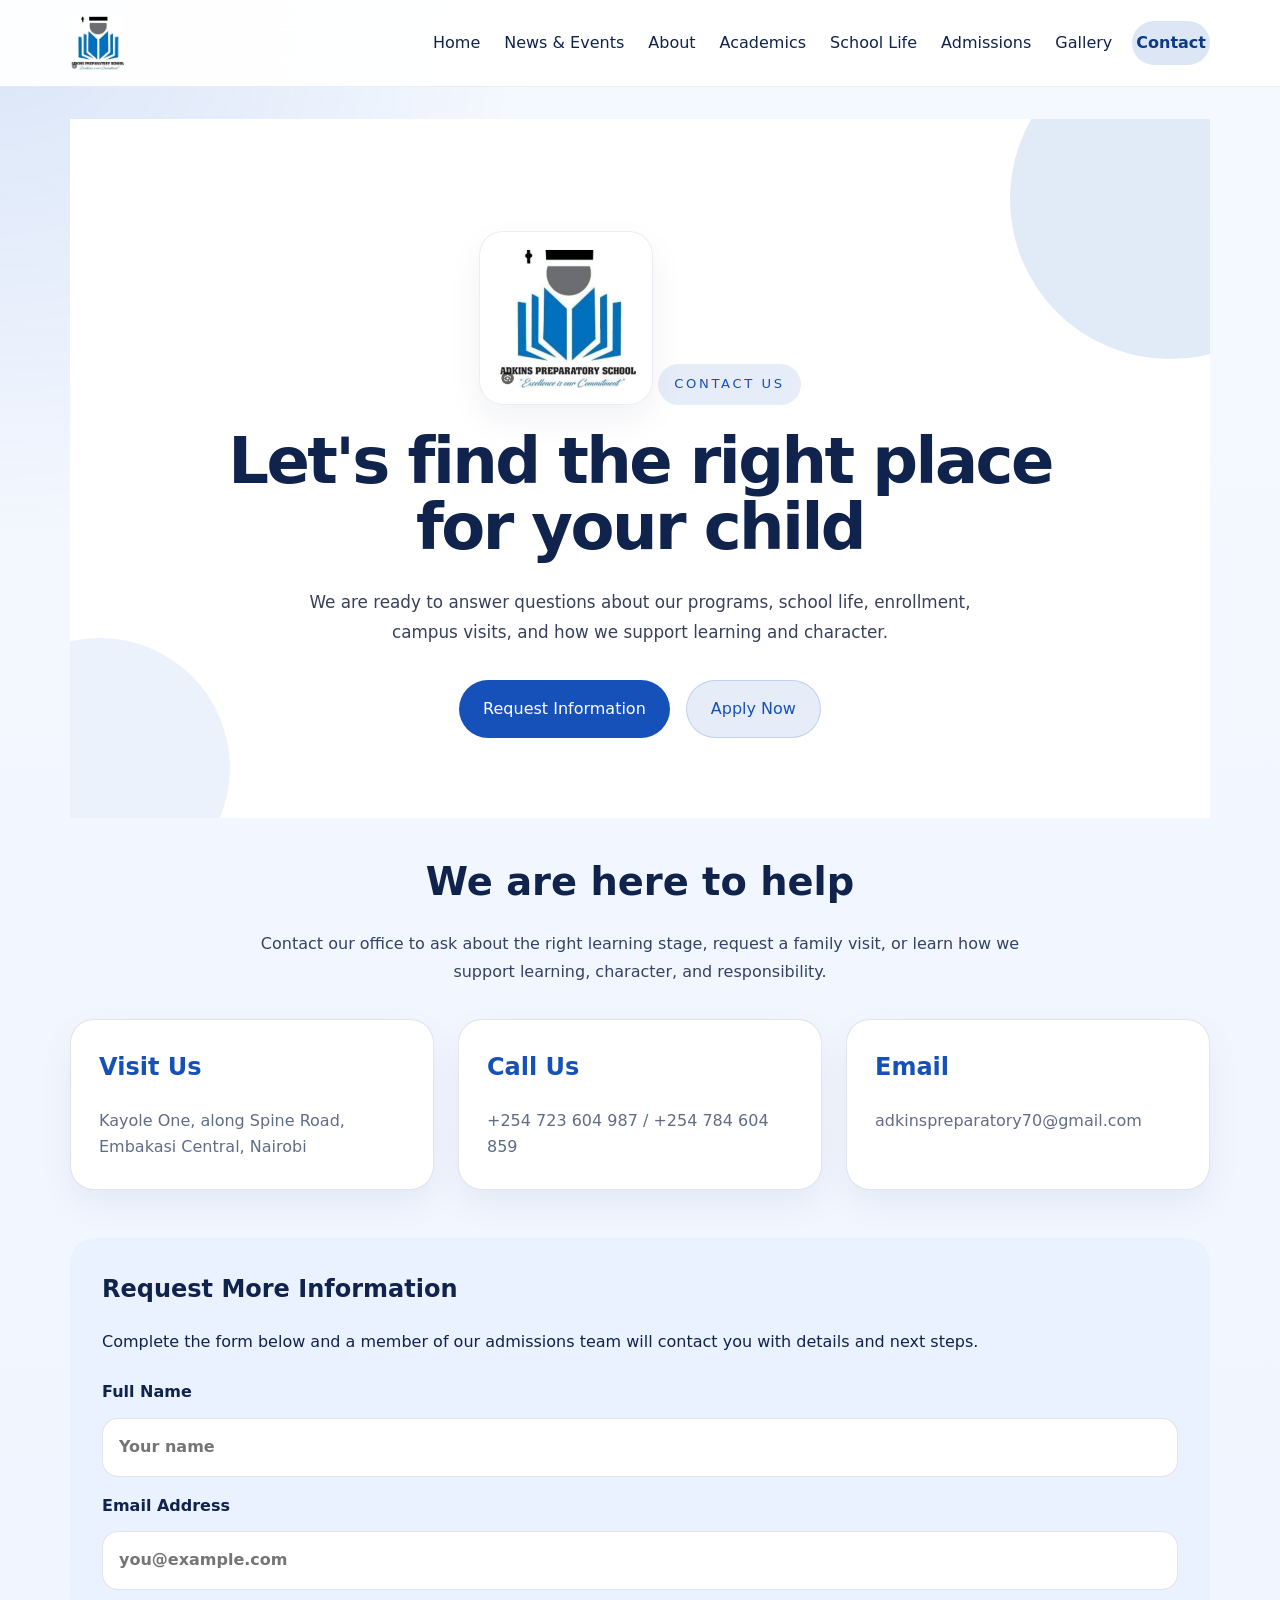
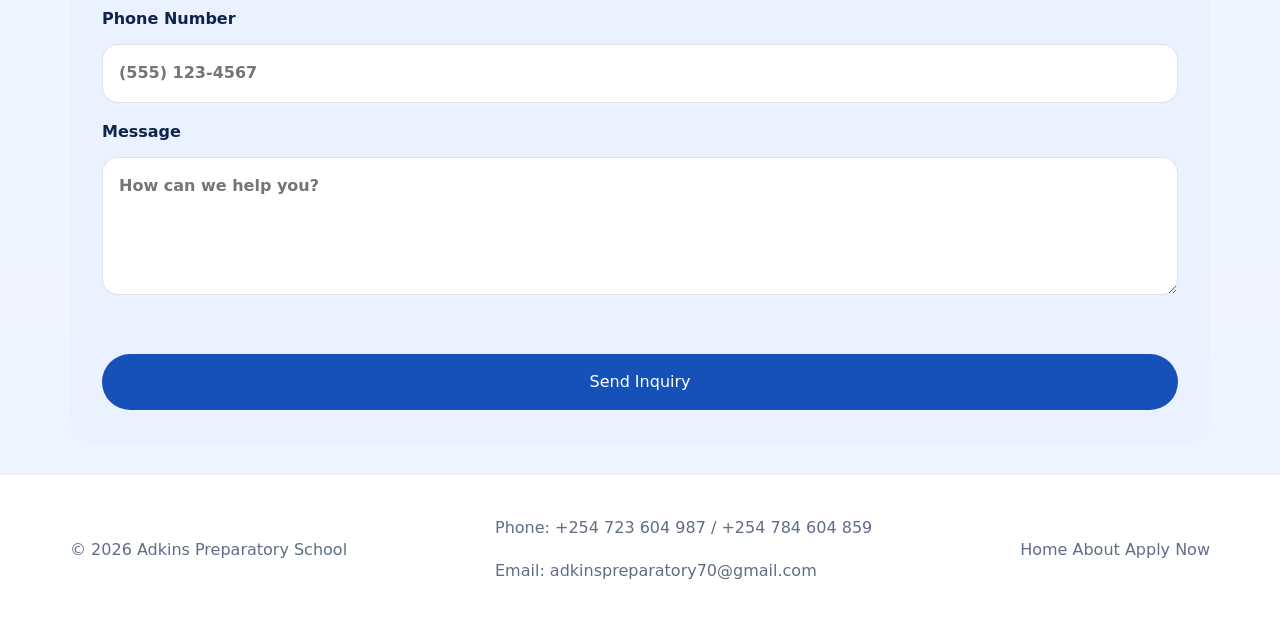
<file: contact.html>
<!DOCTYPE html>
<html lang="en">
<head>
  <meta charset="UTF-8" />
  <meta name="viewport" content="width=device-width, initial-scale=1.0" />
  <meta name="description" content="Contact Adkins Preparatory School for admission information, tours, and campus support." />
  <!-- Favicons & PWA -->
  <link rel="icon" href="images/logo_adkins-preparatory-school_20260522135716732.jpg" type="image/jpeg" />
  <link rel="apple-touch-icon" href="images/logo_adkins-preparatory-school_20260522135716732.jpg" />
  <link rel="manifest" href="manifest.json" />
  <meta name="theme-color" content="#1651b9" />
  <!-- Social / SEO -->
  <meta property="og:title" content="Contact | Adkins Preparatory School" />
  <meta property="og:description" content="Contact Adkins Preparatory School for admission information, tours, and campus support." />
  <meta property="og:image" content="images/istockphoto-1222693588-612x612.jpg" />
  <meta property="og:type" content="website" />
  <meta name="twitter:card" content="summary_large_image" />
  <meta name="twitter:title" content="Contact | Adkins Preparatory School" />
  <meta name="twitter:description" content="Contact Adkins Preparatory School for admission information, tours, and campus support." />
  <meta name="twitter:image" content="images/istockphoto-1222693588-612x612.jpg" />
  <title>Contact | Adkins Preparatory School</title>
  <link rel="stylesheet" href="styles.css" />
</head>
<body data-page="contact">
  <a class="skip-link" href="#main-content">Skip to main content</a>
  <header class="page-header">
    <div class="container header-inner">
      <a class="brand" href="index.html">
        <img src="images/logo_adkins-preparatory-school_20260522135716732.jpg" alt="Adkins Preparatory School logo" class="logo" />
      </a>
      <button class="nav-toggle" id="navToggle" aria-label="Toggle navigation" aria-expanded="false">☰</button>
      <nav class="site-nav" id="siteNav" aria-label="Primary navigation">
        <a href="index.html">Home</a>
        <a href="news-events.html">News & Events</a>
        <a href="about.html">About</a>
        <a href="academics.html">Academics</a>
        <a href="school-life.html">School Life</a>
        <a href="admission.html">Admissions</a>
        <a href="gallery.html">Gallery</a>
        <a href="contact.html">Contact</a>
      </nav>
    </div>
  </header>

  <main id="main-content" class="container page-content">
    <section class="hero">
      <div class="container hero-content">
        <div class="hero-logo">
          <img src="images/logo_adkins-preparatory-school_20260522135716732.jpg" alt="Adkins Preparatory School logo" />
        </div>
        <p class="eyebrow" data-cms="hero.eyebrow">Get in touch</p>
        <h1 data-cms="hero.heading">Contact Us</h1>
        <p class="hero-copy" data-cms="hero.description">We are happy to answer your questions about admission, programs, and campus life. Reach out and our team will respond quickly.</p>
        <div class="hero-actions">
          <a class="button" href="contact.html" data-cms="hero.primaryCta" data-cms-url="hero.primaryCtaUrl">Request Information</a>
          <a class="button button-alt" href="apply-now.html" data-cms="hero.secondaryCta" data-cms-url="hero.secondaryCtaUrl">Apply Now</a>
        </div>
      </div>
    </section>

    <section class="page-intro">
      <div class="intro-copy">
        <h2 data-cms="intro.heading">We’re here to help</h2>
        <p data-cms="intro.text">Use this page to contact our office, request a campus visit, or ask about enrollment and student services.</p>
      </div>
    </section>

    <section class="contact-grid">
      <div class="contact-card">
        <h2>Visit Us</h2>
        <p data-cms="contact.address">Kayole One, along Spine Road, Embakasi Central, Nairobi</p>
      </div>
      <div class="contact-card">
        <h2>Call Us</h2>
        <p><a href="tel:+254723604987" data-cms="contact.phone">+254 723 604 987 / +254 784 604 859</a></p>
      </div>
      <div class="contact-card">
        <h2>Email</h2>
        <p><a href="mailto:adkinspreparatory70@gmail.com" data-cms="contact.email">adkinspreparatory70@gmail.com</a></p>
      </div>
    </section>

    <section class="feature-section blue-block">
      <h2>Request More Information</h2>
      <p>Complete the form below and a member of our admissions team will contact you with details and next steps.</p>
      <form name="contact" method="POST" data-netlify="true" netlify-honeypot="bot-field" class="contact-form">
        <input type="hidden" name="form-name" value="contact" />
        <p class="hidden" aria-hidden="true"><label>Don’t fill this out if you’re human:<input name="bot-field" tabindex="-1" /></label></p>
        <label>Full Name<input type="text" name="name" placeholder="Your name" required /></label>
        <label>Email Address<input type="email" name="email" placeholder="you@example.com" required /></label>
        <label>Phone Number<input type="tel" name="phone" placeholder="(555) 123-4567" /></label>
        <label>Message<textarea name="message" rows="4" placeholder="How can we help you?" required></textarea></label>
        <p class="form-status" id="contactFormStatus" role="status" aria-live="polite"></p>
        <button class="button" type="submit">Send Inquiry</button>
      </form>
    </section>
  </main>

  <footer class="site-footer">
    <div class="container footer-inner">
      <div class="footer-left">
        <p>© 2026 Adkins Preparatory School</p>
      </div>
      <div class="footer-contact">
        <p>Phone: <a id="footerPhone" data-cms="contact.phone">+254 723 604 987 / +254 784 604 859</a></p>
        <p>Email: <a id="footerEmail" data-cms="contact.email">adkinspreparatory70@gmail.com</a></p>
      </div>
      <nav>
        <a href="index.html">Home</a>
        <a href="about.html">About</a>
        <a href="apply-now.html">Apply Now</a>
      </nav>
    </div>
  </footer>

  <script src="scripts.js"></script>
</body>
</html>
</file>
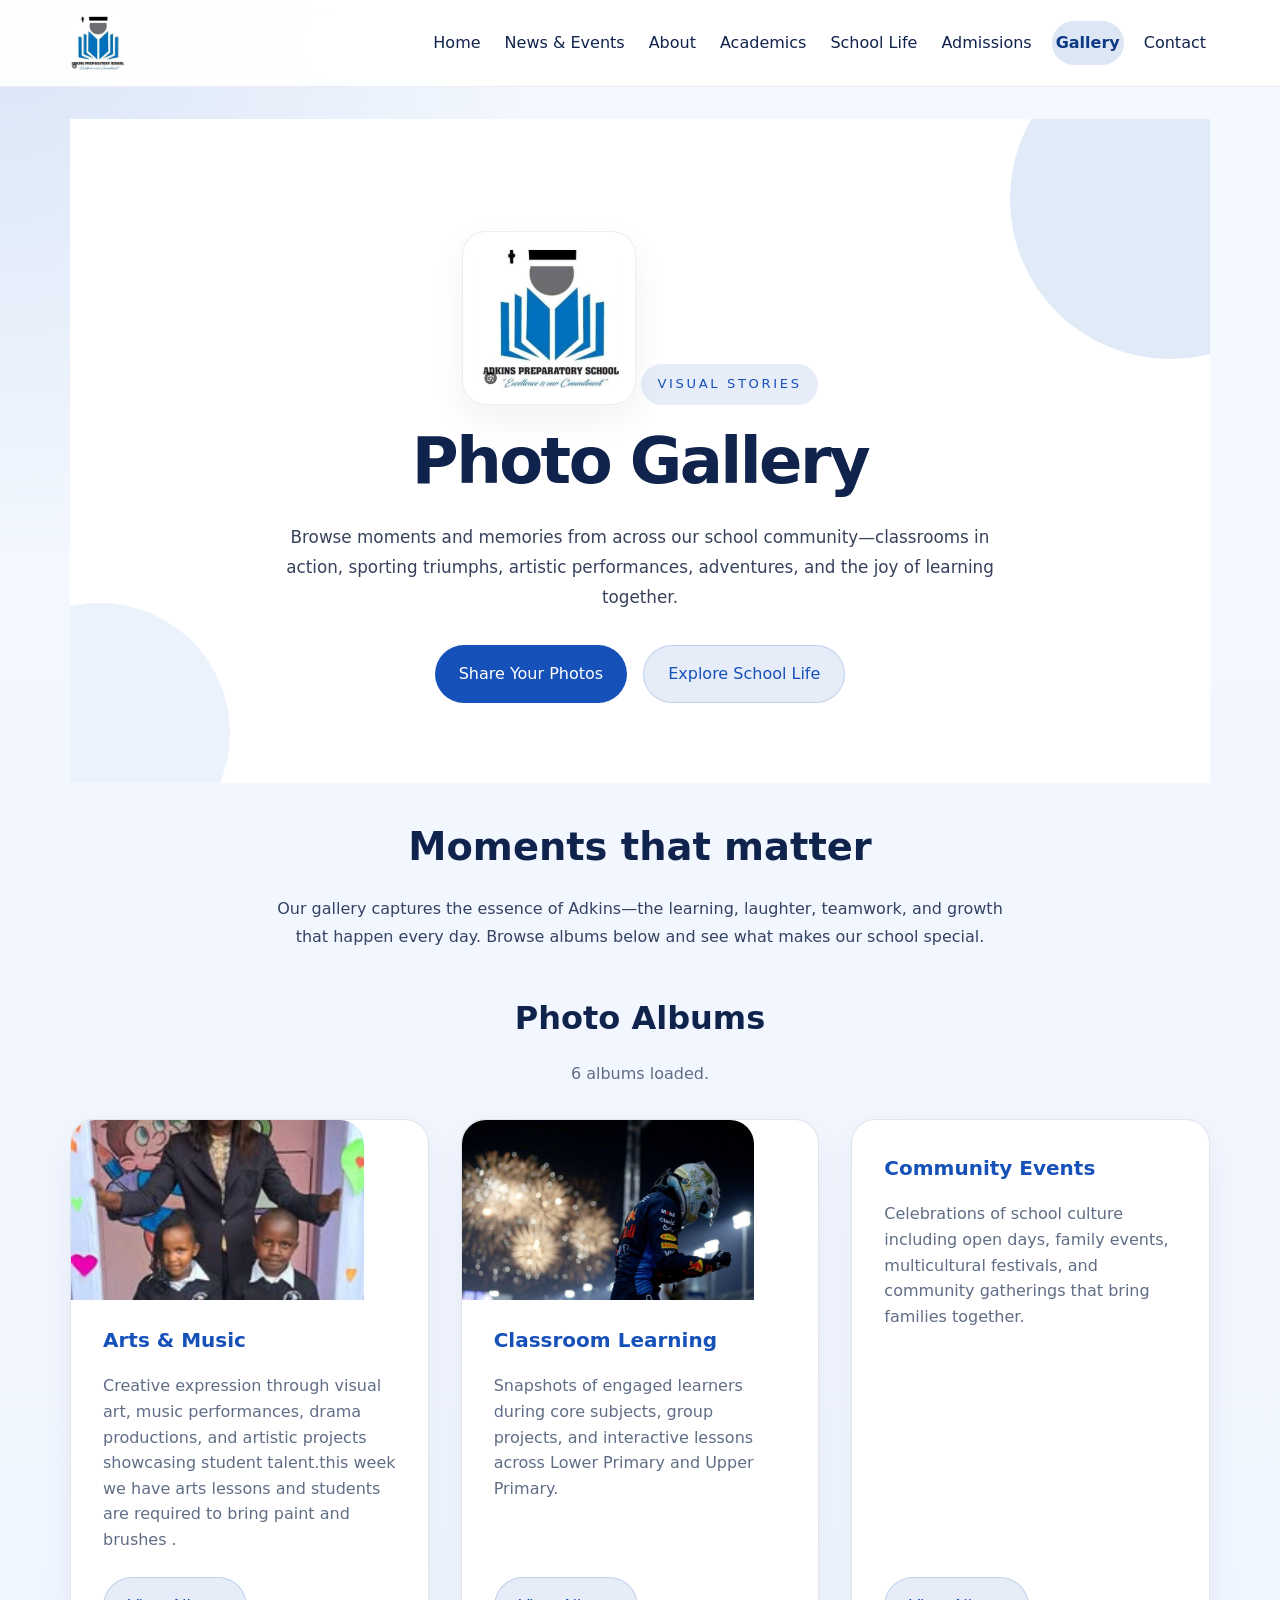
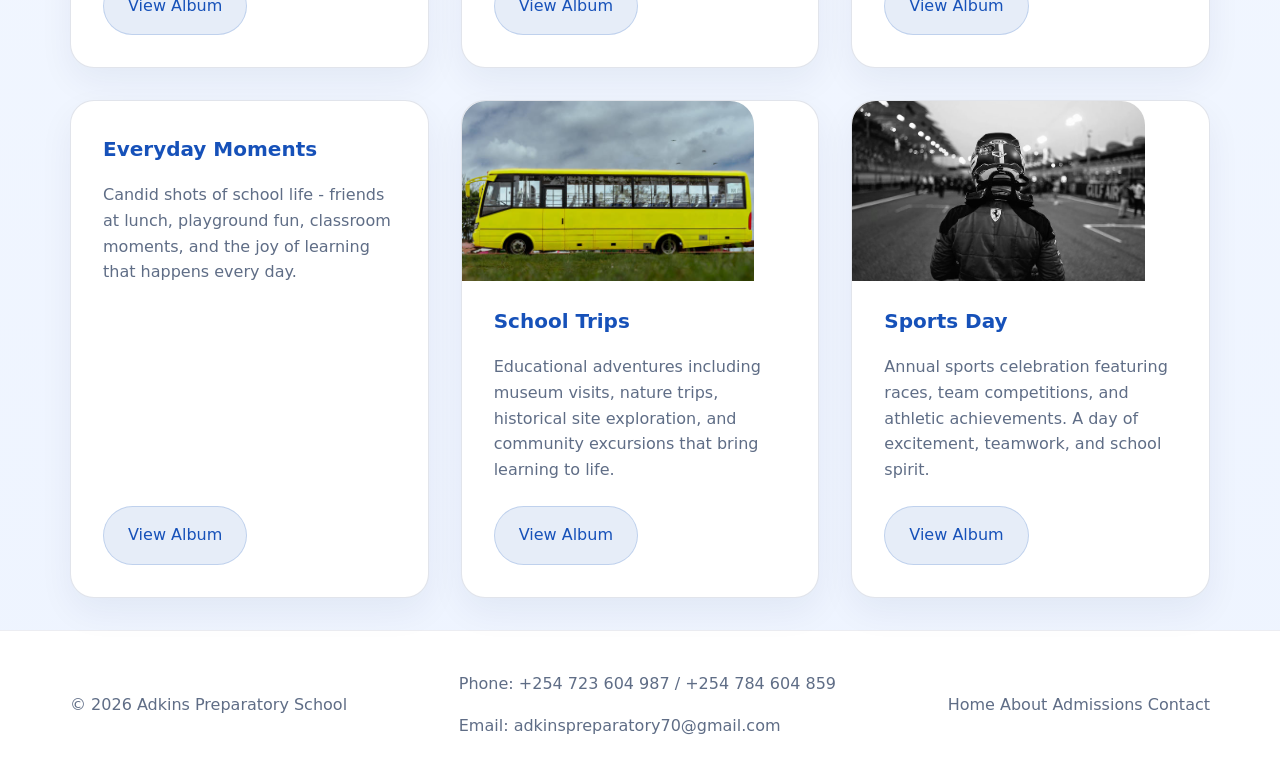
<file: gallery.html>
<!DOCTYPE html>
<html lang="en">
<head>
  <meta charset="UTF-8" />
  <meta name="viewport" content="width=device-width, initial-scale=1.0" />
  <meta name="description" content="Gallery of photos from Adkins Preparatory School—classrooms, sports, arts, trips, events, and the everyday moments that capture our school community." />
  <!-- Favicons & PWA -->
  <link rel="icon" href="images/logo_adkins-preparatory-school_20260522135716732.jpg" type="image/jpeg" />
  <link rel="apple-touch-icon" href="images/logo_adkins-preparatory-school_20260522135716732.jpg" />
  <link rel="manifest" href="manifest.json" />
  <meta name="theme-color" content="#1651b9" />
  <!-- Social / SEO -->
  <meta property="og:title" content="Gallery | Adkins Preparatory School" />
  <meta property="og:description" content="Visual moments from life at Adkins Preparatory School." />
  <meta property="og:image" content="images/istockphoto-1222693588-612x612.jpg" />
  <meta property="og:type" content="website" />
  <meta name="twitter:card" content="summary_large_image" />
  <meta name="twitter:title" content="Gallery | Adkins Preparatory School" />
  <meta name="twitter:description" content="Visual moments from life at Adkins Preparatory School." />
  <meta name="twitter:image" content="images/istockphoto-1222693588-612x612.jpg" />
  <title>Gallery | Adkins Preparatory School</title>
  <link rel="stylesheet" href="styles.css" />
</head>
<body data-page="gallery">
  <a class="skip-link" href="#main-content">Skip to main content</a>
  <header class="page-header">
    <div class="container header-inner">
      <a class="brand" href="index.html">
        <img src="images/logo_adkins-preparatory-school_20260522135716732.jpg" alt="Adkins Preparatory School logo" class="logo" />
      </a>
      <button class="nav-toggle" id="navToggle" aria-label="Toggle navigation" aria-expanded="false">☰</button>
      <nav class="site-nav" id="siteNav" aria-label="Primary navigation">
        <a href="index.html">Home</a>
        <a href="news-events.html">News & Events</a>
        <a href="about.html">About</a>
        <a href="academics.html">Academics</a>
        <a href="school-life.html">School Life</a>
        <a href="admission.html">Admissions</a>
        <a href="gallery.html">Gallery</a>
        <a href="contact.html">Contact</a>
      </nav>
    </div>
  </header>

  <main id="main-content" class="container page-content">
    <section class="hero">
      <div class="container hero-content">
        <div class="hero-logo">
          <img src="images/logo_adkins-preparatory-school_20260522135716732.jpg" alt="Adkins Preparatory School logo" />
        </div>
        <p class="eyebrow">Visual stories</p>
        <h1>Photo Gallery</h1>
        <p class="hero-copy">Browse moments and memories from across our school community—classrooms in action, sporting triumphs, artistic performances, adventures, and the joy of learning together.</p>
        <div class="hero-actions">
          <a class="button" href="contact.html" data-cms="hero.primaryCta" data-cms-url="hero.primaryCtaUrl">Share Your Photos</a>
          <a class="button button-alt" href="school-life.html" data-cms="hero.secondaryCta" data-cms-url="hero.secondaryCtaUrl">Explore School Life</a>
        </div>
      </div>
    </section>

    <section class="page-intro container">
      <div class="intro-copy">
        <h2>Moments that matter</h2>
        <p>Our gallery captures the essence of Adkins—the learning, laughter, teamwork, and growth that happen every day. Browse albums below and see what makes our school special.</p>
      </div>
    </section>

    <section class="photo-gallery">
      <h2>Photo Albums</h2>
      <p id="galleryStatus" role="status">Loading albums...</p>
      <div class="gallery-albums" id="galleryAlbums"></div>
    </section>

    <dialog class="album-dialog" id="albumDialog" aria-labelledby="albumDialogTitle">
      <div class="album-dialog-header">
        <h2 id="albumDialogTitle">Album</h2>
        <button class="button button-alt" id="albumDialogClose" type="button">Close</button>
      </div>
      <p id="albumDialogDescription"></p>
      <div class="photo-grid" id="albumPhotoGrid"></div>
    </dialog>
  </main>

  <footer class="site-footer">
    <div class="container footer-inner">
      <div class="footer-left">
        <p>© 2026 Adkins Preparatory School</p>
      </div>
      <div class="footer-contact">
        <p>Phone: <a id="footerPhone" data-cms="contact.phone">+254 723 604 987 / +254 784 604 859</a></p>
        <p>Email: <a id="footerEmail" data-cms="contact.email">adkinspreparatory70@gmail.com</a></p>
      </div>
      <nav>
        <a href="index.html">Home</a>
        <a href="about.html">About</a>
        <a href="admission.html">Admissions</a>
        <a href="contact.html">Contact</a>
      </nav>
    </div>
  </footer>

  <script src="scripts.js"></script>
</body>
</html>
</file>
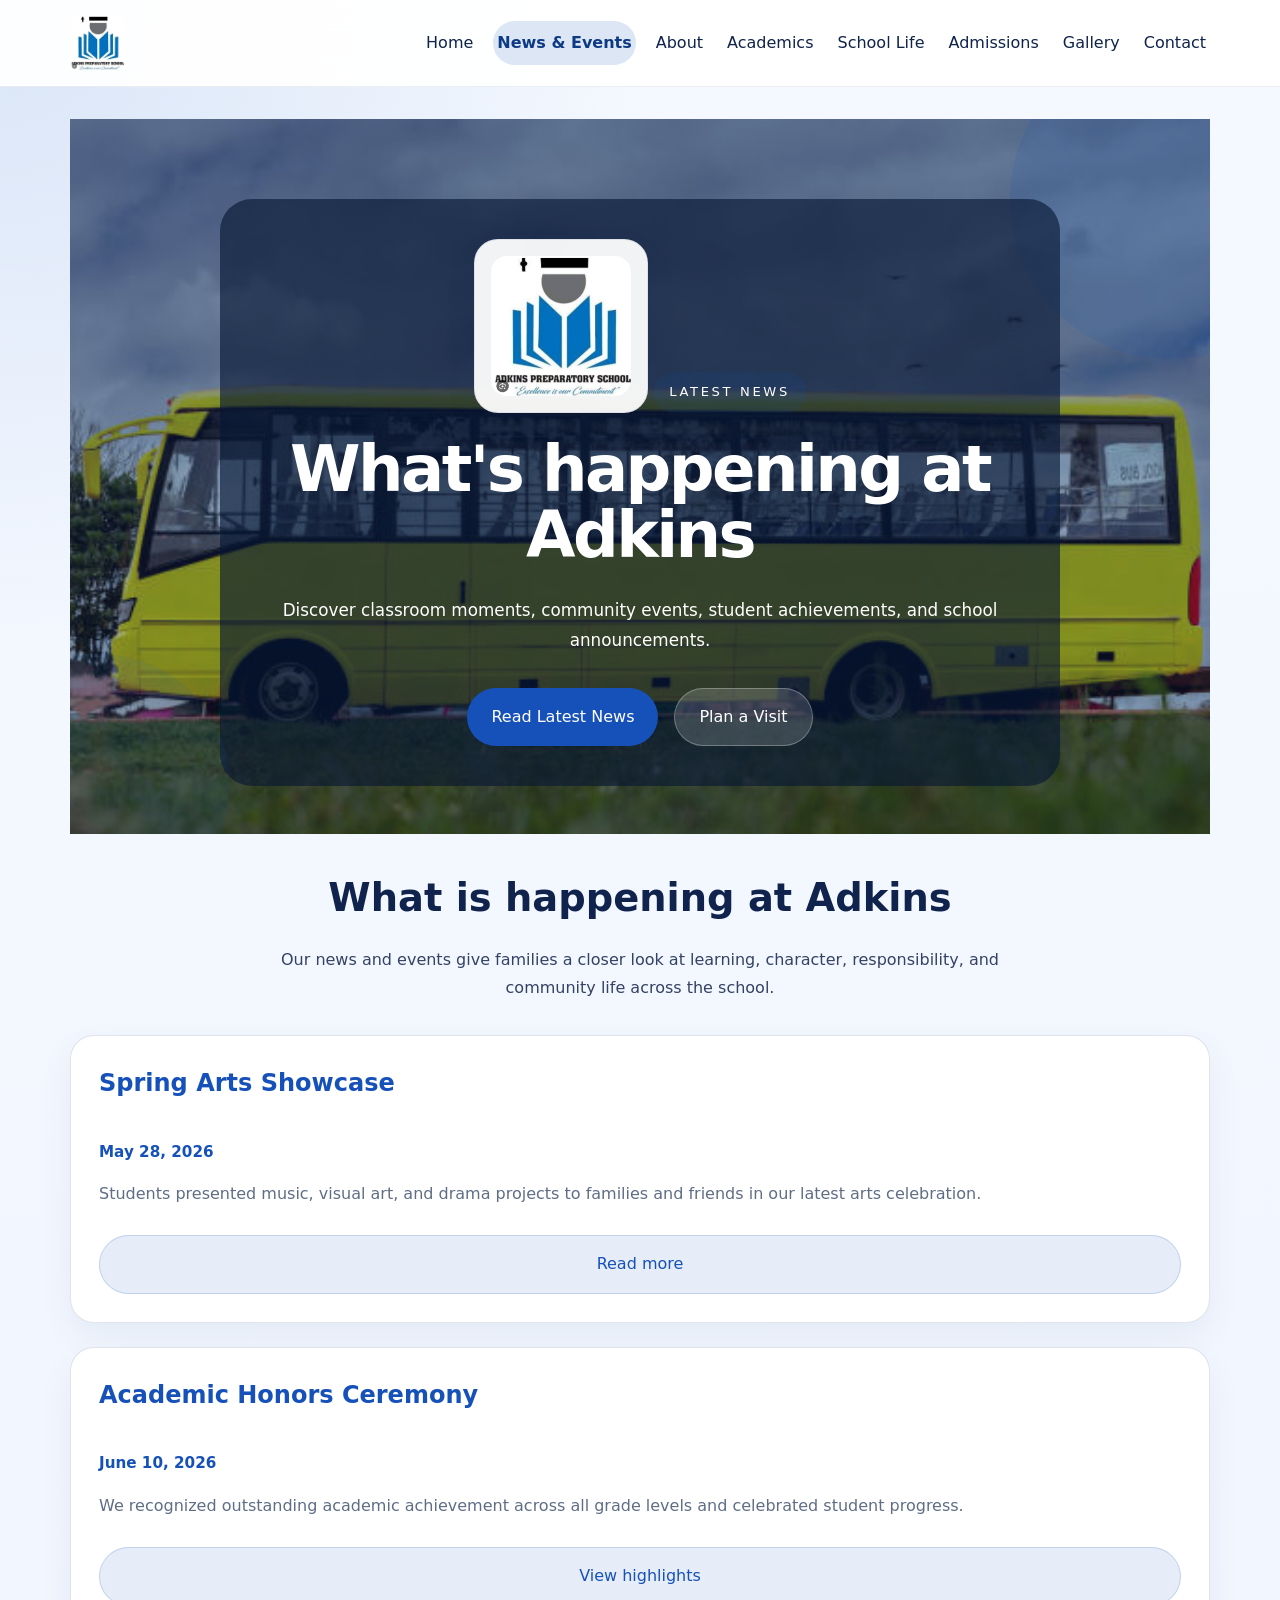
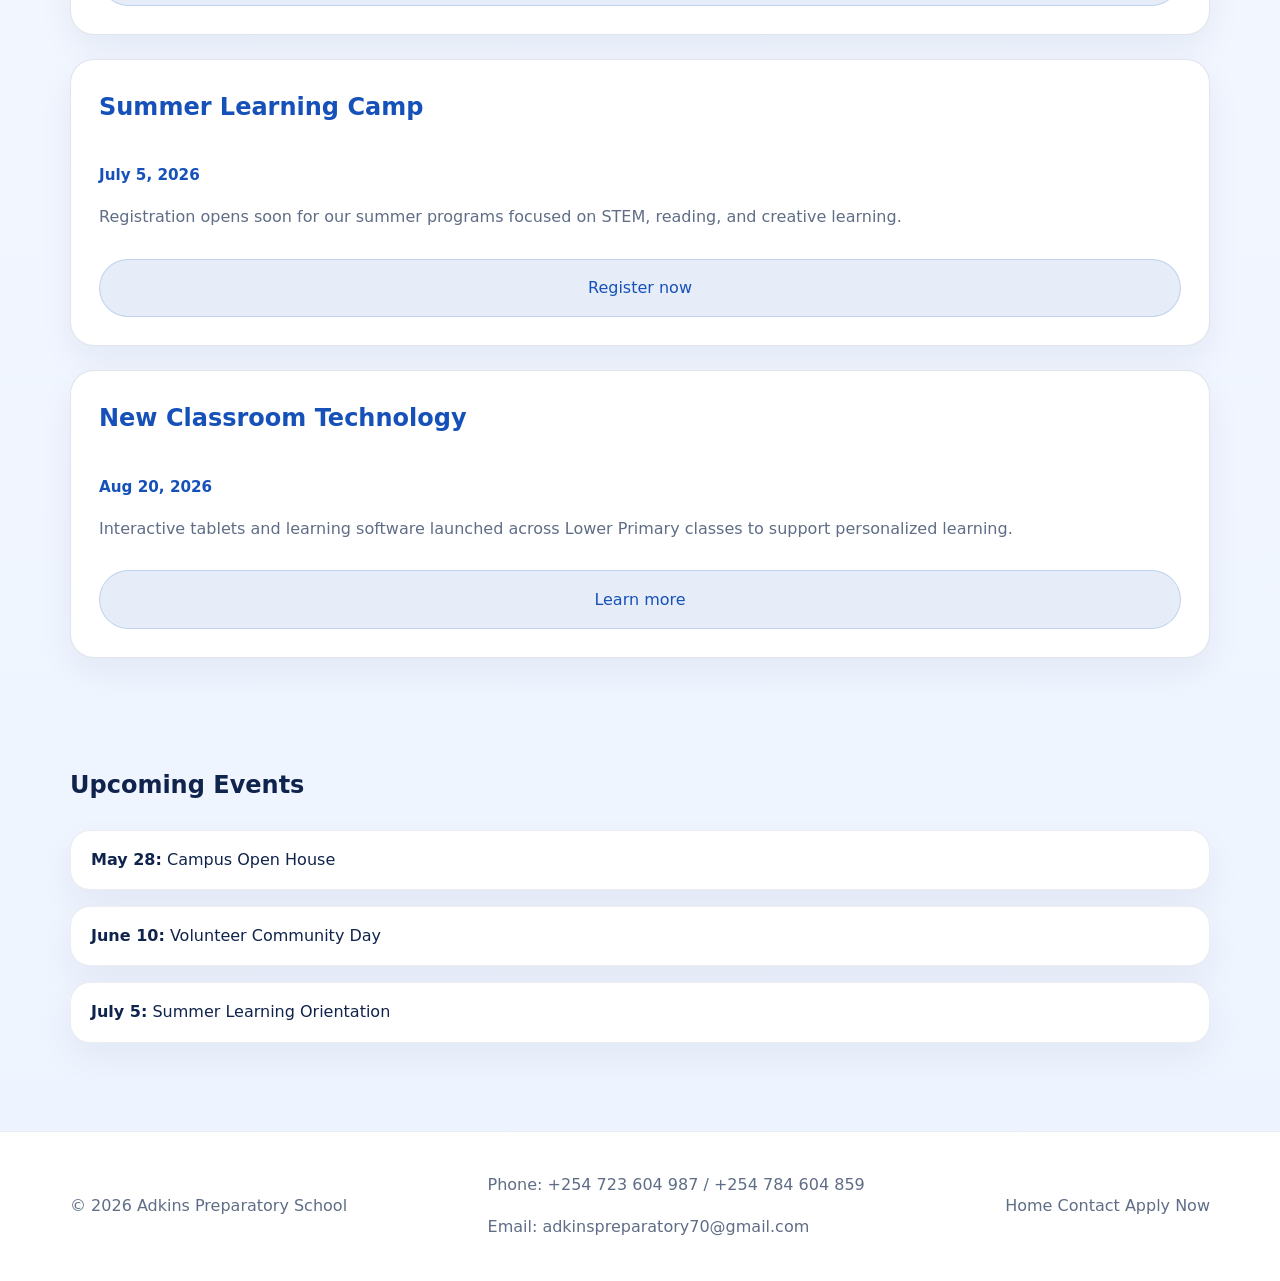
<file: news-events.html>
<!DOCTYPE html>
<html lang="en">
<head>
  <meta charset="UTF-8" />
  <meta name="viewport" content="width=device-width, initial-scale=1.0" />
  <meta name="description" content="Stay updated with news, events, and student achievements from Adkins Preparatory School." />
  <!-- Favicons & PWA -->
  <link rel="icon" href="images/logo_adkins-preparatory-school_20260522135716732.jpg" type="image/jpeg" />
  <link rel="apple-touch-icon" href="images/logo_adkins-preparatory-school_20260522135716732.jpg" />
  <link rel="manifest" href="manifest.json" />
  <meta name="theme-color" content="#1651b9" />
  <!-- Social / SEO -->
  <meta property="og:title" content="News & Events | Adkins Preparatory School" />
  <meta property="og:description" content="Stay updated with news, events, and student achievements from Adkins Preparatory School." />
  <meta property="og:image" content="images/istockphoto-1222693588-612x612.jpg" />
  <meta property="og:type" content="website" />
  <meta name="twitter:card" content="summary_large_image" />
  <meta name="twitter:title" content="News & Events | Adkins Preparatory School" />
  <meta name="twitter:description" content="Stay updated with news, events, and student achievements from Adkins Preparatory School." />
  <meta name="twitter:image" content="images/istockphoto-1222693588-612x612.jpg" />
  <title>News & Events | Adkins Preparatory School</title>
  <link rel="stylesheet" href="styles.css" />
</head>
<body data-page="news-events">
  <a class="skip-link" href="#main-content">Skip to main content</a>
  <header class="page-header">
    <div class="container header-inner">
      <a class="brand" href="index.html">
        <img src="images/logo_adkins-preparatory-school_20260522135716732.jpg" alt="Adkins Preparatory School logo" class="logo" />
      </a>
      <button class="nav-toggle" id="navToggle" aria-label="Toggle navigation" aria-expanded="false">☰</button>
      <nav class="site-nav" id="siteNav" aria-label="Primary navigation">
        <a href="index.html">Home</a>
        <a href="news-events.html">News & Events</a>
        <a href="about.html">About</a>
        <a href="academics.html">Academics</a>
        <a href="school-life.html">School Life</a>
        <a href="admission.html">Admissions</a>
        <a href="gallery.html">Gallery</a>
        <a href="contact.html">Contact</a>
      </nav>
    </div>
  </header>

  <main id="main-content" class="container page-content">
    <section class="hero">
      <div class="container hero-content">
        <div class="hero-logo">
          <img src="images/logo_adkins-preparatory-school_20260522135716732.jpg" alt="Adkins Preparatory School logo" />
        </div>
        <p class="eyebrow" data-cms="hero.eyebrow">Stay informed</p>
        <h1 data-cms="hero.heading">News & Events</h1>
        <p class="hero-copy" data-cms="hero.description">Discover what's happening at Adkins Preparatory School, from student achievements to campus events and important school announcements.</p>
        <div class="hero-actions">
          <a class="button" href="news-events.html" data-cms="hero.primaryCta" data-cms-url="hero.primaryCtaUrl">Read Latest News</a>
          <a class="button button-alt" href="contact.html" data-cms="hero.secondaryCta" data-cms-url="hero.secondaryCtaUrl">Plan a Visit</a>
        </div>
      </div>
    </section>

    <section class="page-intro">
      <div class="intro-copy">
        <h2 data-cms="intro.heading">What’s happening at Adkins</h2>
        <p data-cms="intro.text">From celebrations to learning milestones, this page keeps families and students connected to the school community.</p>
      </div>
    </section>

    <section class="news-grid" id="newsList" aria-label="News items"></section>

    <section class="feature-section">
      <h2>Upcoming Events</h2>
      <ul class="events-list" id="eventsList" aria-label="Upcoming events"></ul>
    </section>
  </main>

  <footer class="site-footer">
    <div class="container footer-inner">
      <div class="footer-left">
        <p>© 2026 Adkins Preparatory School</p>
      </div>
      <div class="footer-contact">
        <p>Phone: <a id="footerPhone" data-cms="contact.phone">+254 723 604 987 / +254 784 604 859</a></p>
        <p>Email: <a id="footerEmail" data-cms="contact.email">adkinspreparatory70@gmail.com</a></p>
      </div>
      <nav>
        <a href="index.html">Home</a>
        <a href="contact.html">Contact</a>
        <a href="apply-now.html">Apply Now</a>
      </nav>
    </div>
  </footer>

  <script src="scripts.js"></script>
</body>
</html>
</file>
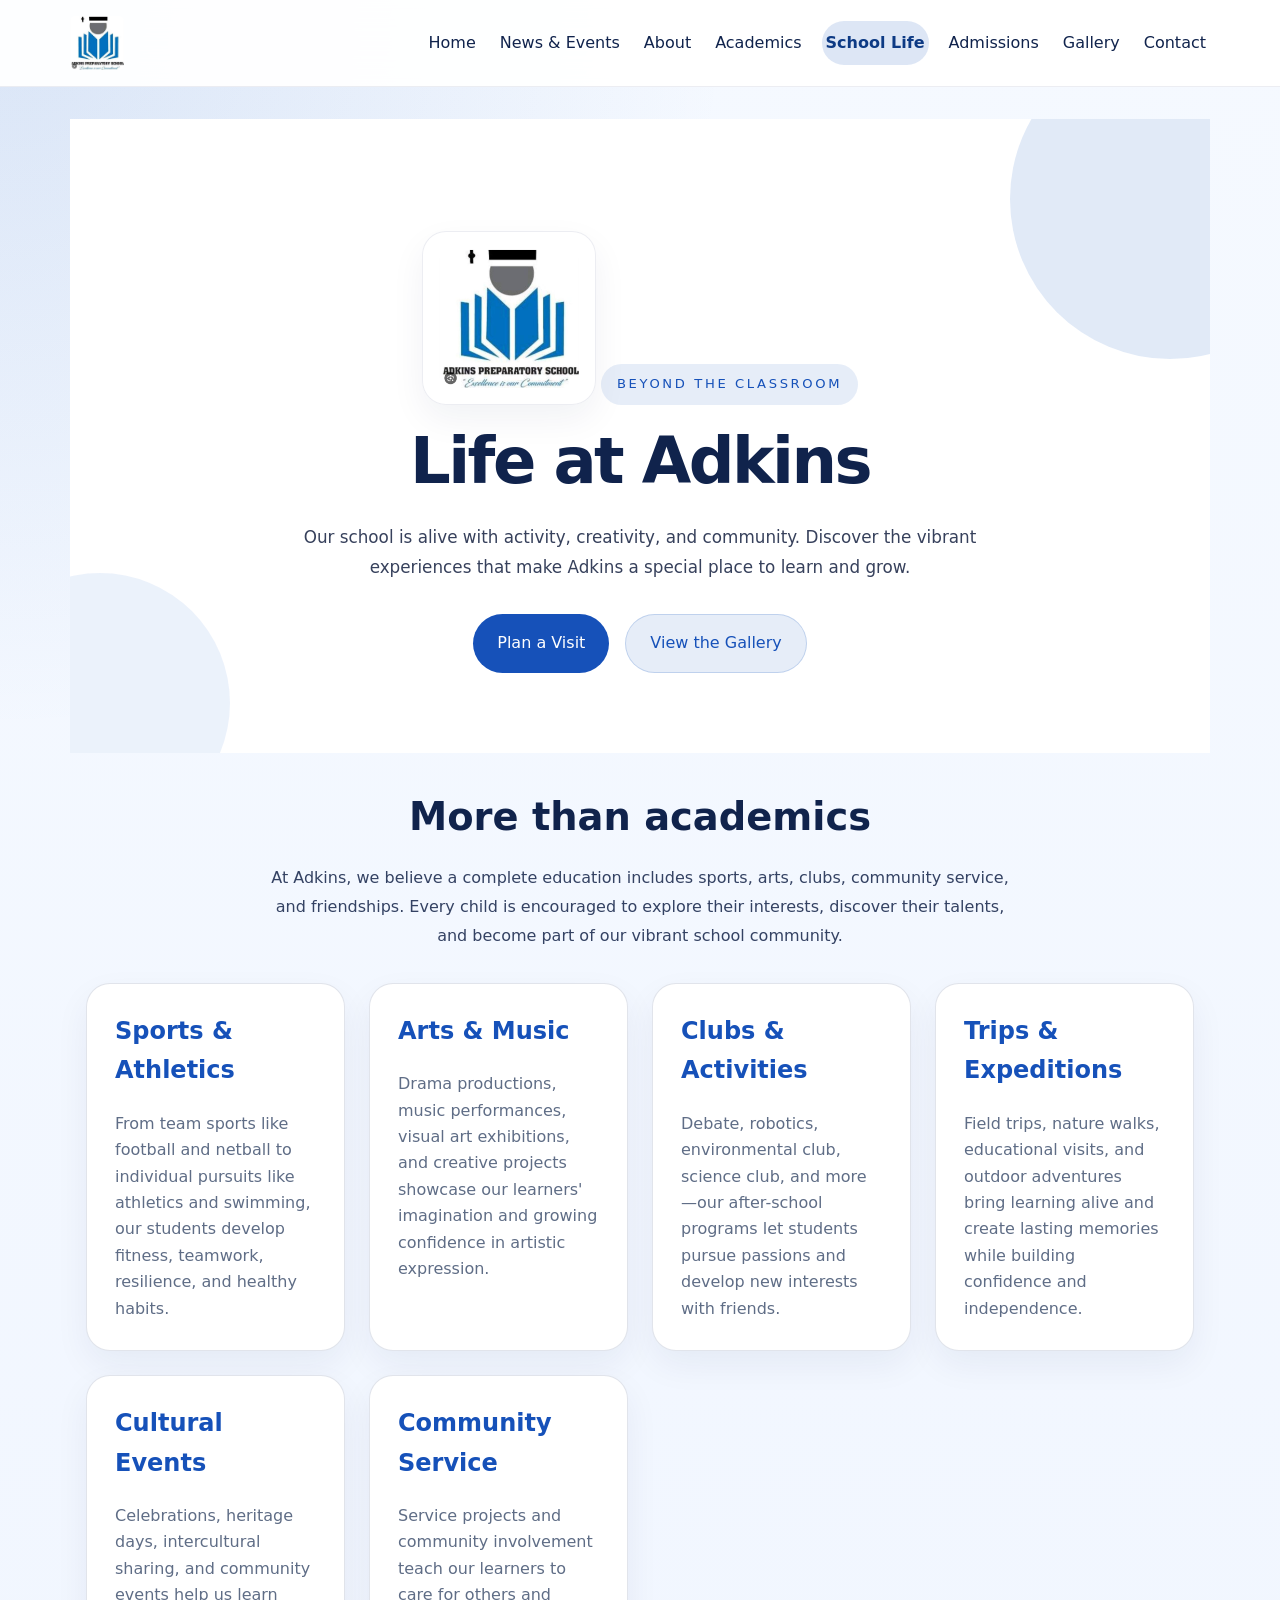
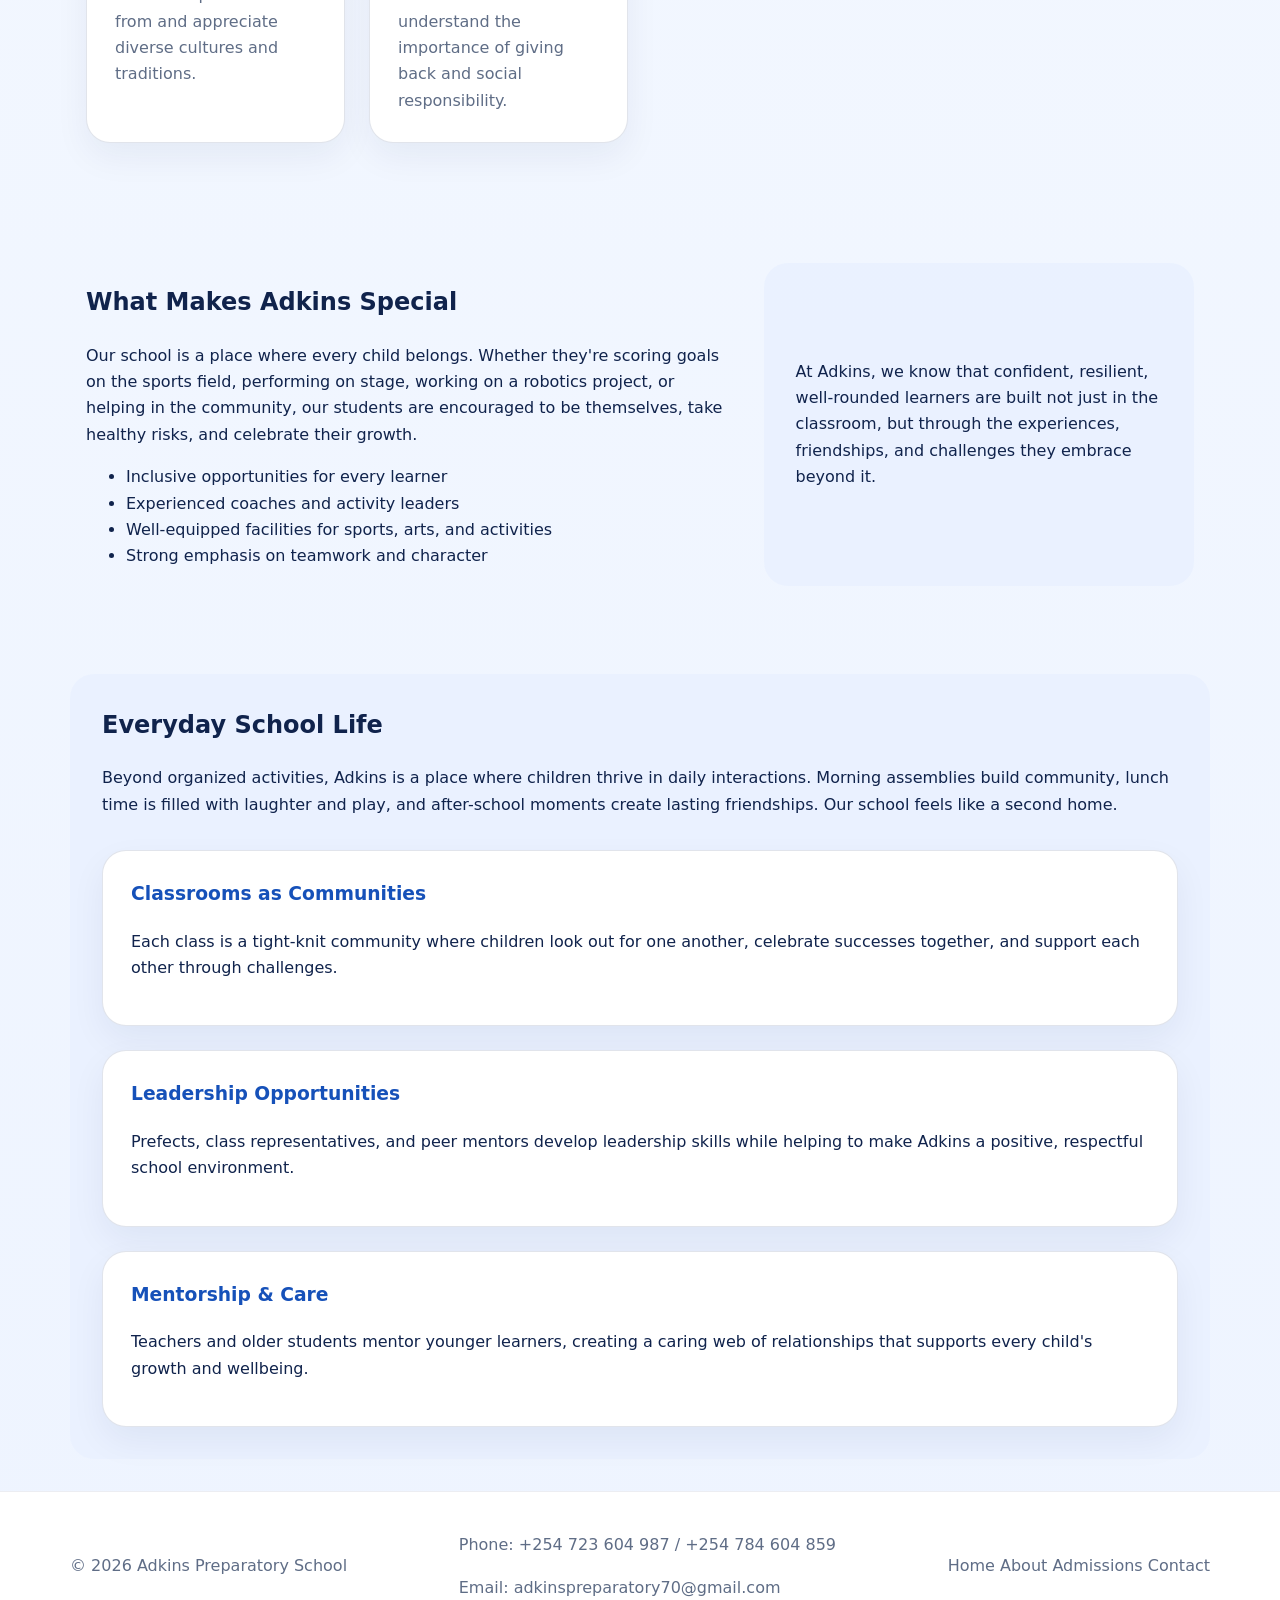
<file: school-life.html>
<!DOCTYPE html>
<html lang="en">
<head>
  <meta charset="UTF-8" />
  <meta name="viewport" content="width=device-width, initial-scale=1.0" />
  <meta name="description" content="Discover the vibrant school life at Adkins Preparatory—sports, arts, clubs, trips, and the everyday moments that make our school community." />
  <!-- Favicons & PWA -->
  <link rel="icon" href="images/logo_adkins-preparatory-school_20260522135716732.jpg" type="image/jpeg" />
  <link rel="apple-touch-icon" href="images/logo_adkins-preparatory-school_20260522135716732.jpg" />
  <link rel="manifest" href="manifest.json" />
  <meta name="theme-color" content="#1651b9" />
  <!-- Social / SEO -->
  <meta property="og:title" content="School Life | Adkins Preparatory School" />
  <meta property="og:description" content="Experience the vibrant community, activities, and learning moments at Adkins Preparatory." />
  <meta property="og:image" content="images/istockphoto-1222693588-612x612.jpg" />
  <meta property="og:type" content="website" />
  <meta name="twitter:card" content="summary_large_image" />
  <meta name="twitter:title" content="School Life | Adkins Preparatory School" />
  <meta name="twitter:description" content="Experience the vibrant community, activities, and learning moments at Adkins Preparatory." />
  <meta name="twitter:image" content="images/istockphoto-1222693588-612x612.jpg" />
  <title>School Life | Adkins Preparatory School</title>
  <link rel="stylesheet" href="styles.css" />
</head>
<body data-page="school-life">
  <a class="skip-link" href="#main-content">Skip to main content</a>
  <header class="page-header">
    <div class="container header-inner">
      <a class="brand" href="index.html">
        <img src="images/logo_adkins-preparatory-school_20260522135716732.jpg" alt="Adkins Preparatory School logo" class="logo" />
      </a>
      <button class="nav-toggle" id="navToggle" aria-label="Toggle navigation" aria-expanded="false">☰</button>
      <nav class="site-nav" id="siteNav" aria-label="Primary navigation">
        <a href="index.html">Home</a>
        <a href="news-events.html">News & Events</a>
        <a href="about.html">About</a>
        <a href="academics.html">Academics</a>
        <a href="school-life.html">School Life</a>
        <a href="admission.html">Admissions</a>
        <a href="gallery.html">Gallery</a>
        <a href="contact.html">Contact</a>
      </nav>
    </div>
  </header>

  <main id="main-content" class="container page-content">
    <section class="hero">
      <div class="container hero-content">
        <div class="hero-logo">
          <img src="images/logo_adkins-preparatory-school_20260522135716732.jpg" alt="Adkins Preparatory School logo" />
        </div>
        <p class="eyebrow">Beyond the classroom</p>
        <h1>Life at Adkins</h1>
        <p class="hero-copy">Our school is alive with activity, creativity, and community. Discover the vibrant experiences that make Adkins a special place to learn and grow.</p>
        <div class="hero-actions">
          <a class="button" href="gallery.html" data-cms="hero.primaryCta" data-cms-url="hero.primaryCtaUrl">See Our Gallery</a>
          <a class="button button-alt" href="contact.html" data-cms="hero.secondaryCta" data-cms-url="hero.secondaryCtaUrl">Plan a Visit</a>
        </div>
      </div>
    </section>

    <section class="page-intro container">
      <div class="intro-copy">
        <h2>More than academics</h2>
        <p>At Adkins, we believe a complete education includes sports, arts, clubs, community service, and friendships. Every child is encouraged to explore their interests, discover their talents, and become part of our vibrant school community.</p>
      </div>
    </section>

    <section class="features container">
      <article>
        <h2>Sports & Athletics</h2>
        <p>From team sports like football and netball to individual pursuits like athletics and swimming, our students develop fitness, teamwork, resilience, and healthy habits.</p>
      </article>
      <article>
        <h2>Arts & Music</h2>
        <p>Drama productions, music performances, visual art exhibitions, and creative projects showcase our learners' imagination and growing confidence in artistic expression.</p>
      </article>
      <article>
        <h2>Clubs & Activities</h2>
        <p>Debate, robotics, environmental club, science club, and more—our after-school programs let students pursue passions and develop new interests with friends.</p>
      </article>
      <article>
        <h2>Trips & Expeditions</h2>
        <p>Field trips, nature walks, educational visits, and outdoor adventures bring learning alive and create lasting memories while building confidence and independence.</p>
      </article>
      <article>
        <h2>Cultural Events</h2>
        <p>Celebrations, heritage days, intercultural sharing, and community events help us learn from and appreciate diverse cultures and traditions.</p>
      </article>
      <article>
        <h2>Community Service</h2>
        <p>Service projects and community involvement teach our learners to care for others and understand the importance of giving back and social responsibility.</p>
      </article>
    </section>

    <section class="spotlight">
      <div class="container spotlight-grid">
        <div>
          <h2>What Makes Adkins Special</h2>
          <p>Our school is a place where every child belongs. Whether they're scoring goals on the sports field, performing on stage, working on a robotics project, or helping in the community, our students are encouraged to be themselves, take healthy risks, and celebrate their growth.</p>
          <ul>
            <li>Inclusive opportunities for every learner</li>
            <li>Experienced coaches and activity leaders</li>
            <li>Well-equipped facilities for sports, arts, and activities</li>
            <li>Strong emphasis on teamwork and character</li>
          </ul>
        </div>
        <div class="spotlight-box">
          <p>At Adkins, we know that confident, resilient, well-rounded learners are built not just in the classroom, but through the experiences, friendships, and challenges they embrace beyond it.</p>
        </div>
      </div>
    </section>

    <section class="feature-section blue-block">
      <h2>Everyday School Life</h2>
      <p>Beyond organized activities, Adkins is a place where children thrive in daily interactions. Morning assemblies build community, lunch time is filled with laughter and play, and after-school moments create lasting friendships. Our school feels like a second home.</p>
      <div class="feature-cards">
        <article>
          <h3>Classrooms as Communities</h3>
          <p>Each class is a tight-knit community where children look out for one another, celebrate successes together, and support each other through challenges.</p>
        </article>
        <article>
          <h3>Leadership Opportunities</h3>
          <p>Prefects, class representatives, and peer mentors develop leadership skills while helping to make Adkins a positive, respectful school environment.</p>
        </article>
        <article>
          <h3>Mentorship & Care</h3>
          <p>Teachers and older students mentor younger learners, creating a caring web of relationships that supports every child's growth and wellbeing.</p>
        </article>
      </div>
    </section>
  </main>

  <footer class="site-footer">
    <div class="container footer-inner">
      <div class="footer-left">
        <p>© 2026 Adkins Preparatory School</p>
      </div>
      <div class="footer-contact">
        <p>Phone: <a id="footerPhone" data-cms="contact.phone">+254 723 604 987 / +254 784 604 859</a></p>
        <p>Email: <a id="footerEmail" data-cms="contact.email">adkinspreparatory70@gmail.com</a></p>
      </div>
      <nav>
        <a href="index.html">Home</a>
        <a href="about.html">About</a>
        <a href="admission.html">Admissions</a>
        <a href="contact.html">Contact</a>
      </nav>
    </div>
  </footer>

  <script src="scripts.js"></script>
</body>
</html>
</file>
<file: styles.css>
﻿:root {
  color-scheme: light;
  font-family: "Inter", system-ui, -apple-system, BlinkMacSystemFont, "Segoe UI", sans-serif;
  font-size: 16px;
  line-height: 1.65;
  color: #10234c;
  background: #f6faff;
  --bg: #f6faff;
  --surface: #ffffff;
  --surface-soft: rgba(255, 255, 255, 0.82);
  --border: rgba(15, 35, 88, 0.12);
  --primary: #1651b9;
  --primary-dark: #0d3a84;
  --accent: #0f4cb3;
  --muted: #5f6d86;
  --radius: 1.5rem;
  --shadow: 0 28px 70px rgba(15, 35, 88, 0.08);
  --shadow-soft: 0 14px 35px rgba(15, 35, 88, 0.06);
  --transition: 0.25s ease;
}

html {
  scroll-behavior: smooth;
}

* {
  box-sizing: border-box;
}

body {
  margin: 0;
  min-height: 100vh;
  background: radial-gradient(circle at top left, rgba(14, 81, 185, 0.12), transparent 21%),
              linear-gradient(180deg, #f5f9ff 0%, #eef4ff 100%);
  color: var(--text, #10234c);
  -webkit-font-smoothing: antialiased;
}

img,
video {
  max-width: 100%;
  display: block;
}

a {
  color: inherit;
  text-decoration: none;
}

.skip-link {
  position: absolute;
  left: -9999px;
  top: 0;
  background: var(--primary);
  color: #fff;
  padding: 0.75rem 1rem;
  border-radius: 0 0 0.5rem 0;
  z-index: 30;
  transition: transform var(--transition);
}

.skip-link:focus {
  left: 1rem;
  transform: translateY(0);
}

button,
input,
textarea,
select {
  font: inherit;
}

:focus-visible {
  outline: 3px solid #f2a900;
  outline-offset: 3px;
}

.container {
  width: min(1140px, calc(100% - 2rem));
  margin: 0 auto;
}

.page-header {
  position: sticky;
  top: 0;
  z-index: 20;
  background: rgba(255, 255, 255, 0.94);
  border-bottom: 1px solid rgba(15, 35, 88, 0.08);
  backdrop-filter: blur(18px);
}

.header-inner {
  display: flex;
  align-items: center;
  justify-content: space-between;
  gap: 1rem;
  padding: 1rem 0;
}

.brand {
  display: inline-flex;
  align-items: center;
  gap: 0.75rem;
  font-size: 1.15rem;
  font-weight: 700;
  letter-spacing: 0.02em;
  color: #10234c;
}

.brand img {
  width: 54px;
  height: auto;
  display: block;
  border-radius: 0.35rem;
}

.site-nav {
  display: flex;
  flex-wrap: wrap;
  align-items: center;
  gap: 1rem;
  justify-content: flex-end;
}

.site-nav a {
  color: #10234c;
  font-weight: 500;
  padding: 0.55rem 0.25rem;
  border-radius: 999px;
  transition: color var(--transition), background var(--transition);
}

.site-nav a:hover,
.site-nav a:focus-visible {
  color: var(--primary-dark);
  background: rgba(14, 81, 185, 0.08);
}

.site-nav a[aria-current="page"] {
  font-weight: 700;
  background: rgba(14, 81, 185, 0.14);
  color: var(--primary-dark);
}

.site-nav .button {
  padding: 0.8rem 1.25rem;
}

.nav-toggle {
  display: none;
  background: none;
  border: none;
  color: #10234c;
  font-size: 1.75rem;
  cursor: pointer;
}

.button {
  display: inline-flex;
  align-items: center;
  justify-content: center;
  gap: 0.5rem;
  background: var(--primary);
  color: #fff;
  border: none;
  padding: 0.95rem 1.5rem;
  border-radius: 999px;
  cursor: pointer;
  transition: transform var(--transition), background var(--transition), box-shadow var(--transition);
}

.button:hover,
.button:focus-visible {
  background: var(--primary-dark);
  transform: translateY(-1px);
  box-shadow: 0 18px 40px rgba(15, 35, 88, 0.14);
}

.button-alt {
  background: rgba(14, 81, 185, 0.1);
  color: var(--primary);
  border: 1px solid rgba(14, 81, 185, 0.18);
}

.hero {
  position: relative;
  padding: 5rem 0 3rem;
  overflow: hidden;
  background: var(--surface);
}

.hero.has-background {
  background-repeat: no-repeat;
  background-size: cover;
  background-position: center;
  color: #fff;
}

.hero.has-background .hero-content {
  background: rgba(6, 22, 51, 0.62);
  border-radius: 2rem;
  padding: 2.5rem;
}

.hero.has-background .eyebrow,
.hero.has-background h1,
.hero.has-background .hero-copy,
.hero.has-background .button,
.hero.has-background .button-alt {
  color: #fff;
}

.hero.has-background .button-alt {
  background: rgba(255, 255, 255, 0.16);
  border-color: rgba(255, 255, 255, 0.28);
}

.hero::before,
.hero::after {
  content: "";
  position: absolute;
  border-radius: 50%;
  pointer-events: none;
}

.hero::before {
  width: 320px;
  height: 320px;
  top: -80px;
  right: -120px;
  background: rgba(14, 81, 185, 0.12);
}

.hero::after {
  width: 260px;
  height: 260px;
  bottom: -80px;
  left: -100px;
  background: rgba(11, 86, 203, 0.08);
}

.hero-content {
  position: relative;
  text-align: center;
  max-width: 840px;
  margin: 0 auto;
  padding: 2rem 0;
}

.hero-logo {
  display: inline-flex;
  justify-content: center;
  margin: 0 auto 1.5rem;
  padding: 1rem;
  border-radius: 1.5rem;
  background: rgba(255, 255, 255, 0.94);
  border: 1px solid rgba(15, 35, 88, 0.08);
  box-shadow: var(--shadow-soft);
}

.hero-logo img {
  width: 140px;
  height: auto;
  display: block;
  border-radius: 1rem;
}

.eyebrow {
  display: inline-flex;
  align-items: center;
  justify-content: center;
  margin: 0 auto 1rem;
  padding: 0.6rem 1rem;
  border-radius: 999px;
  text-transform: uppercase;
  letter-spacing: 0.2em;
  font-size: 0.82rem;
  color: var(--primary);
  background: rgba(14, 81, 185, 0.1);
}

.hero h1 {
  margin: 0;
  font-size: clamp(2.7rem, 5vw, 4rem);
  line-height: 1.02;
  letter-spacing: -0.04em;
}

.hero-copy {
  margin: 1.7rem auto 0;
  max-width: 720px;
  color: #37415c;
  font-size: 1.05rem;
  line-height: 1.8;
}

.hero-actions {
  display: flex;
  flex-wrap: wrap;
  justify-content: center;
  gap: 1rem;
  margin-top: 2rem;
}

.page-content {
  padding-bottom: 4rem;
}

.page-intro {
  margin-top: 2rem;
}

.page-intro .intro-copy {
  max-width: 760px;
  margin: 0 auto;
  text-align: center;
}

.page-intro h2 {
  margin: 0;
  font-size: clamp(2rem, 3vw, 2.7rem);
}

.page-intro p {
  margin: 1rem auto 0;
  color: #49506e;
  line-height: 1.8;
  font-size: 1rem;
}

.cta-grid,
.stats-grid,
.program-grid,
.features,
.info-grid,
.news-grid,
.testimonial-grid,
.admission-steps,
.contact-grid {
  display: grid;
  gap: 1.5rem;
  margin-top: 2rem;
}

.cta-grid {
  grid-template-columns: repeat(auto-fit, minmax(240px, 1fr));
}

.cta-card,
.stat-card,
.features article,
.feature-cards article,
.contact-card,
.news-grid article,
.admission-steps article,
.program-grid article,
.testimonial-grid blockquote,
.events-list li {
  background: var(--surface);
  border: 1px solid var(--border);
  border-radius: var(--radius);
  box-shadow: var(--shadow-soft);
  padding: 1.8rem;
}

.cta-card h3,
.stat-card strong,
.features h2,
.feature-cards h3,
.contact-card h2,
.news-grid h2,
.admission-steps h2,
.program-grid h2 {
  margin-top: 0;
  color: var(--primary);
}

.cta-card p,
.stat-card p,
.features p,
.contact-card p,
.news-grid p,
.admission-steps p,
.program-grid p {
  margin: 0;
  color: var(--muted);
}

.news-grid article {
  display: grid;
  gap: 1rem;
}

.news-grid .news-date {
  color: var(--primary);
  font-size: 0.95rem;
  font-weight: 600;
}

.news-grid article a {
  display: inline-flex;
  margin-top: 0.75rem;
}

.stat-card {
  text-align: center;
}

.stat-card strong {
  display: block;
  font-size: 2rem;
  line-height: 1;
  margin-bottom: 0.75rem;
}

.photo-gallery {
  padding: 2.5rem 0 0;
}

.photo-gallery h2 {
  margin: 0;
  text-align: center;
  font-size: clamp(2rem, 2.5vw, 2.8rem);
  color: #10234c;
}

#galleryStatus {
  margin: 1rem 0 0;
  text-align: center;
  color: var(--muted);
}

.album-dialog {
  width: min(960px, calc(100% - 2rem));
  max-height: calc(100vh - 2rem);
  overflow: auto;
  border: 1px solid var(--border);
  border-radius: var(--radius);
  padding: 2rem;
  color: var(--text, #10234c);
  background: var(--surface);
  box-shadow: var(--shadow);
}

.album-dialog::backdrop {
  background: rgba(6, 22, 51, 0.62);
}

.album-dialog-header {
  display: flex;
  align-items: center;
  justify-content: space-between;
  gap: 1rem;
}

.album-dialog-header h2 {
  margin: 0;
  color: var(--primary);
}

.album-dialog > p {
  color: var(--muted);
}

.album-dialog .photo-grid {
  margin-top: 1.5rem;
}

.photo-grid {
  display: grid;
  gap: 1.5rem;
  grid-template-columns: repeat(auto-fit, minmax(260px, 1fr));
  margin-top: 1.75rem;
}

.photo-grid figure {
  margin: 0;
}

.photo-grid img {
  width: 100%;
  aspect-ratio: 4 / 3;
  object-fit: cover;
  border-radius: 1.5rem;
  border: 1px solid rgba(15, 35, 88, 0.08);
  box-shadow: var(--shadow-soft);
}

.photo-grid figcaption {
  margin-top: 0.85rem;
  color: var(--muted);
  font-size: 0.98rem;
}

.features,
.news-grid,
.program-grid,
.contact-grid,
.testimonial-grid,
.admission-steps,
.info-grid,
.feature-cards {
  display: grid;
  gap: 1.5rem;
  margin-top: 2rem;
}

.features {
  grid-template-columns: repeat(auto-fit, minmax(220px, 1fr));
  padding-bottom: 2rem;
}

.features article,
.feature-cards article,
.contact-card,
.news-grid article,
.admission-steps article,
.program-grid article {
  padding: 1.75rem;
}

.spotlight,
.feature-section {
  margin-top: 3rem;
  padding: 2.5rem 0;
}

.spotlight-grid {
  display: grid;
  gap: 2rem;
  grid-template-columns: 1.5fr 1fr;
}

.spotlight-box {
  padding: 2rem;
  background: rgba(234, 242, 255, 0.95);
  border-radius: 1.5rem;
  display: flex;
  align-items: center;
}

.spotlight button {
  margin-top: 1.5rem;
}

.testimonials,
.page-content {
  padding: 2rem 0;
}

.testimonial-grid {
  grid-template-columns: repeat(auto-fit, minmax(240px, 1fr));
}

.testimonial-grid blockquote {
  margin: 0;
  padding: 1.75rem;
  border-left: 4px solid var(--primary);
  background: var(--surface);
  border-radius: 1.25rem;
}

.testimonial-grid footer {
  margin-top: 1rem;
  font-size: 0.95rem;
  color: #65708b;
}

.page-intro h1 {
  margin-top: 0.5rem;
  font-size: clamp(2rem, 3vw, 3rem);
}

.page-intro p {
  max-width: 760px;
  margin-top: 1rem;
  color: #344263;
}

.info-grid,
.program-grid,
.contact-grid,
.admission-steps {
  grid-template-columns: repeat(auto-fit, minmax(220px, 1fr));
}

.contact-grid {
  margin-top: 2rem;
}

.contact-card {
  text-align: left;
}

.contact-card h2,
.program-grid h2,
.admission-steps h2,
.feature-cards h3,
.info-grid h2 {
  margin-top: 0;
}

.blue-block {
  background: rgba(234, 242, 255, 0.95);
  border-radius: 1.5rem;
  padding: 2rem;
}

.blue-block h2 {
  margin-top: 0;
}

.events-list {
  list-style: none;
  padding: 0;
  margin: 1.5rem 0 0;
}

.events-list li {
  padding: 1rem 1rem 1rem 1.25rem;
  border-radius: 1.25rem;
  background: var(--surface);
  border: 1px solid rgba(15, 35, 88, 0.08);
  margin-bottom: 1rem;
}

.contact-form,
.application-form form,
.application-form {
  display: grid;
  gap: 1rem;
  margin-top: 1.5rem;
}

.hidden {
  position: absolute;
  left: -9999px;
  top: auto;
  width: 1px;
  height: 1px;
  overflow: hidden;
}

.contact-form label,
.application-form label {
  display: grid;
  gap: 0.75rem;
  font-weight: 600;
  color: #10234c;
}

.contact-form input,
.contact-form textarea,
.application-form input,
.application-form textarea {
  width: 100%;
  padding: 0.95rem 1rem;
  border: 1px solid rgba(15, 35, 88, 0.12);
  border-radius: 1rem;
  background: var(--surface);
  color: #1e3055;
}

.form-status {
  min-height: 1.65rem;
  margin: 0;
  color: var(--muted);
}

.form-status-success {
  color: #17633a;
}

.form-status-error,
.form-error {
  color: #a12828;
}

.form-error {
  font-size: 0.9rem;
  font-weight: 400;
}

[aria-invalid="true"] {
  border-color: #a12828;
}

button:disabled {
  cursor: wait;
  opacity: 0.7;
}

.application-form .form-grid {
  display: grid;
  gap: 1rem;
  grid-template-columns: repeat(auto-fit, minmax(220px, 1fr));
}

.gallery-albums {
  display: grid;
  gap: 2rem;
  grid-template-columns: repeat(auto-fit, minmax(280px, 1fr));
  margin-top: 2rem;
}

.album-card {
  background: var(--surface);
  border: 1px solid var(--border);
  border-radius: var(--radius);
  padding: 2rem;
  box-shadow: var(--shadow-soft);
  transition: transform var(--transition), box-shadow var(--transition);
  display: flex;
  flex-direction: column;
}

.album-card img {
  width: calc(100% + 4rem);
  height: 180px;
  margin: -2rem -2rem 1.5rem;
  object-fit: cover;
  border-radius: var(--radius) var(--radius) 0 0;
}

.album-card:hover {
  transform: translateY(-4px);
  box-shadow: 0 24px 50px rgba(15, 35, 88, 0.12);
}

.album-card h3 {
  margin: 0 0 1rem;
  font-size: 1.25rem;
  color: var(--primary);
}

.album-card p {
  flex-grow: 1;
  margin: 0 0 1.5rem;
  color: var(--muted);
  line-height: 1.6;
}

.album-card .button {
  align-self: flex-start;
}

.site-footer {
  background: var(--surface);
  border-top: 1px solid rgba(15, 35, 88, 0.08);
  padding: 1.5rem 0;
}

.footer-inner {
  display: flex;
  flex-wrap: wrap;
  justify-content: space-between;
  gap: 1rem;
  align-items: center;
}

.site-footer p,
.site-footer a {
  color: #5f6d86;
  text-decoration: none;
}

@media (max-width: 900px) {
  .spotlight-grid {
    grid-template-columns: 1fr;
  }

  .footer-inner {
    flex-direction: column;
    align-items: flex-start;
  }
}

@media (max-width: 768px) {
  .header-inner {
    flex-wrap: wrap;
    flex-direction: row;
    align-items: center;
  }

  .nav-toggle {
    display: inline-flex;
  }

  .site-nav {
    display: none;
    flex-direction: column;
    flex-basis: 100%;
    gap: 0.75rem;
    padding: 1rem 0;
    width: 100%;
  }

  .site-nav.active {
    display: flex;
  }

  .hero {
    padding-top: 3rem;
  }

  .hero-content {
    padding: 1rem 0;
  }

  .cta-grid,
  .photo-grid,
  .stats-grid,
  .features,
  .info-grid,
  .news-grid,
  .testimonial-grid,
  .admission-steps,
  .contact-grid {
    grid-template-columns: 1fr;
  }

  .application-form .form-grid {
    grid-template-columns: 1fr;
  }
}

@media (max-width: 560px) {
  .hero h1 {
    font-size: 2.4rem;
  }

  .hero-actions {
    flex-direction: column;
  }

  .site-nav a {
    width: 100%;
  }
}
</file>
